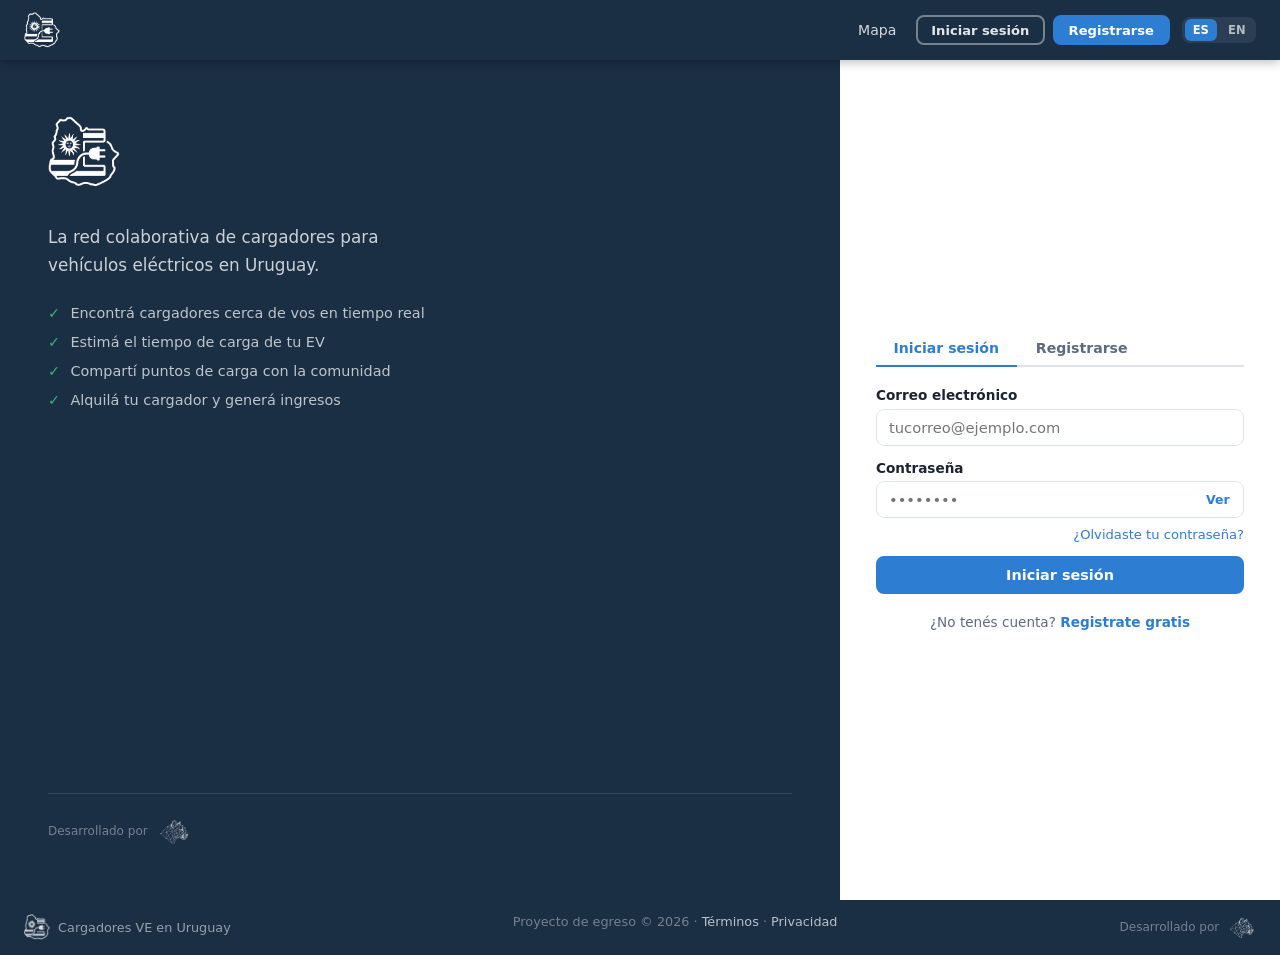
<file: login.html>
<!DOCTYPE html>
<html lang="es">
<head>
  <meta charset="UTF-8">
  <meta name="viewport" content="width=device-width, initial-scale=1.0">
  <link rel="icon"             type="image/x-icon"  href="img/favicon.ico">
  <link rel="icon"             type="image/png"     href="img/favicon-32.png" sizes="32x32">
  <link rel="apple-touch-icon"                      href="img/apple-touch-icon.png">
  <meta name="theme-color"     content="#1A2E44">
  <title>Iniciar sesión — E-Find</title>
  <link rel="stylesheet" href="css/style.css?v=4">
  <meta name="description" content="Accedé a tu cuenta de E-Find para gestionar tus cargadores y reservas.">
  <meta property="og:title"       content="Iniciar sesión — E-Find">
  <meta property="og:description" content="Accedé a tu cuenta de E-Find para gestionar tus cargadores y reservas.">
  <meta property="og:image"       content="https://efindapp.com/img/efind-dark.png">
  <meta property="og:type"        content="website">
  <meta name="twitter:card"       content="summary_large_image">
</head>
<body>
<nav class="navbar" id="navbar"></nav>

<main class="main-content page-enter">
<div class="auth-wrap">

  <!-- Branding -->
  <div class="auth-brand anim-fade-up anim-d1">
    <a href="index.html" style="display:inline-block;margin-bottom:.5rem">
      <img src="img/efind-nav.png" alt="E-Find" class="brand-logo">
    </a>
    <p class="auth-tagline" data-i18n="auth_tagline">La red colaborativa de cargadores para vehículos eléctricos en Uruguay.</p>
    <ul class="auth-features">
      <li data-i18n="auth_feat1">Encontrá cargadores cerca de vos en tiempo real</li>
      <li data-i18n="auth_feat2">Estimá el tiempo de carga de tu EV</li>
      <li data-i18n="auth_feat3">Compartí puntos de carga con la comunidad</li>
      <li data-i18n="auth_feat4">Alquilá tu cargador y generá ingresos</li>
    </ul>
    <div style="margin-top:auto;padding-top:1.5rem;border-top:1px solid rgba(255,255,255,.12);display:flex;align-items:center;gap:.6rem">
      <span style="font-size:.75rem;color:rgba(255,255,255,.4)" data-i18n="footer_dev">Desarrollado por</span>
      <img src="img/arandu-dark.png" alt="Arandú" style="height:26px;opacity:.7">
    </div>
  </div>

  <!-- Panel -->
  <div class="auth-panel anim-fade-up anim-d2">

    <!-- Tabs -->
    <div class="tabs">
      <button class="tab-btn active" data-i18n="nav_login">Iniciar sesión</button>
      <button class="tab-btn" onclick="location.href='registro.html'" data-i18n="nav_registro">Registrarse</button>
    </div>

    <div id="alert-box" role="status" aria-live="polite" style="display:none"></div>

    <form id="login-form" style="display:flex;flex-direction:column;gap:.9rem" novalidate>

      <div class="form-group">
        <label class="form-label" for="email" data-i18n="label_email">Correo electrónico</label>
        <input type="email" id="email" class="form-input"
               placeholder="tucorreo@ejemplo.com"
               autocomplete="email" required>
        <span class="form-error" id="err-email" data-i18n="err_email">Ingresá un email válido.</span>
      </div>

      <div class="form-group">
        <label class="form-label" for="pwd" data-i18n="label_password">Contraseña</label>
        <div class="input-pwd">
          <input type="password" id="pwd" class="form-input"
                 placeholder="••••••••"
                 autocomplete="current-password" required>
          <button type="button" class="pwd-toggle" id="pwd-toggle-btn" onclick="togglePwd('pwd',this)" data-i18n="pwd_ver">Ver</button>
        </div>
        <span class="form-error" id="err-pwd" data-i18n="err_password">Ingresá tu contraseña.</span>
      </div>

      <a href="recuperar.html" style="font-size:.82rem;text-align:right;margin-top:-.35rem"
         data-i18n="login_olvide">¿Olvidaste tu contraseña?</a>

      <button type="submit" class="btn btn--primary btn--full" id="btn-submit" data-i18n="nav_login">
        Iniciar sesión
      </button>
    </form>

    <p style="font-size:.85rem;color:var(--soft);text-align:center">
      <span data-i18n="login_no_account">¿No tenés cuenta?</span>
      <a href="registro.html" style="font-weight:700" data-i18n="login_registrate_gratis">Registrate gratis</a>
    </p>
  </div>
</div>
</main>

<footer class="site-footer" id="footer"></footer>

<script src="js/icons.js"></script>
<script src="js/i18n.js?v=6"></script>
<script src="js/auth.js?v=6"></script>
<script>
/* Redirigir si ya está logueado */
if (Auth.get()) location.href = 'index.html';

function togglePwd(id, btn) {
  const i = document.getElementById(id);
  i.type = i.type === 'password' ? 'text' : 'password';
  btn.textContent = i.type === 'password' ? I18N.t('pwd_ver') : I18N.t('pwd_ocultar');
}

function mostrarAlert(msg, tipo) { showAlert('alert-box', msg, tipo); }

document.getElementById('login-form').addEventListener('submit', e => {
  e.preventDefault();
  const email = document.getElementById('email').value.trim();
  const pwd   = document.getElementById('pwd').value;
  let ok = true;

  // Validación básica
  if (!email || !/\S+@\S+\.\S+/.test(email)) {
    document.getElementById('err-email').classList.add('show');
    document.getElementById('email').classList.add('error');
    ok = false;
  } else {
    document.getElementById('err-email').classList.remove('show');
    document.getElementById('email').classList.remove('error');
  }
  if (!pwd) {
    document.getElementById('err-pwd').classList.add('show');
    ok = false;
  } else {
    document.getElementById('err-pwd').classList.remove('show');
  }
  if (!ok) return;

  const btn = document.getElementById('btn-submit');
  btn.disabled = true;
  btn.innerHTML = '<span class="spinner"></span> Ingresando…';

  apiFetch('/api/login.php', 'POST', { email, password: pwd })
  .then(json => {
    if (json.ok) {
      localStorage.setItem(Auth.KEY, JSON.stringify(json.data));
      mostrarAlert('✓ ' + I18N.t('login_success'), 'success');
      setTimeout(() => {
        const dest = sessionStorage.getItem('redirect_after_login') || 'index.html';
        sessionStorage.removeItem('redirect_after_login');
        location.href = dest;
      }, 700);
    } else {
      mostrarAlert('✗ ' + (json.error || I18N.t('login_error_credenciales')));
      btn.disabled = false;
      btn.textContent = I18N.t('nav_login');
    }
  })
  .catch(() => {
    mostrarAlert('✗ ' + I18N.t('login_error_conexion'));
    btn.disabled = false;
    btn.textContent = I18N.t('nav_login');
  });
});
</script>
</body>
</html>
</file>
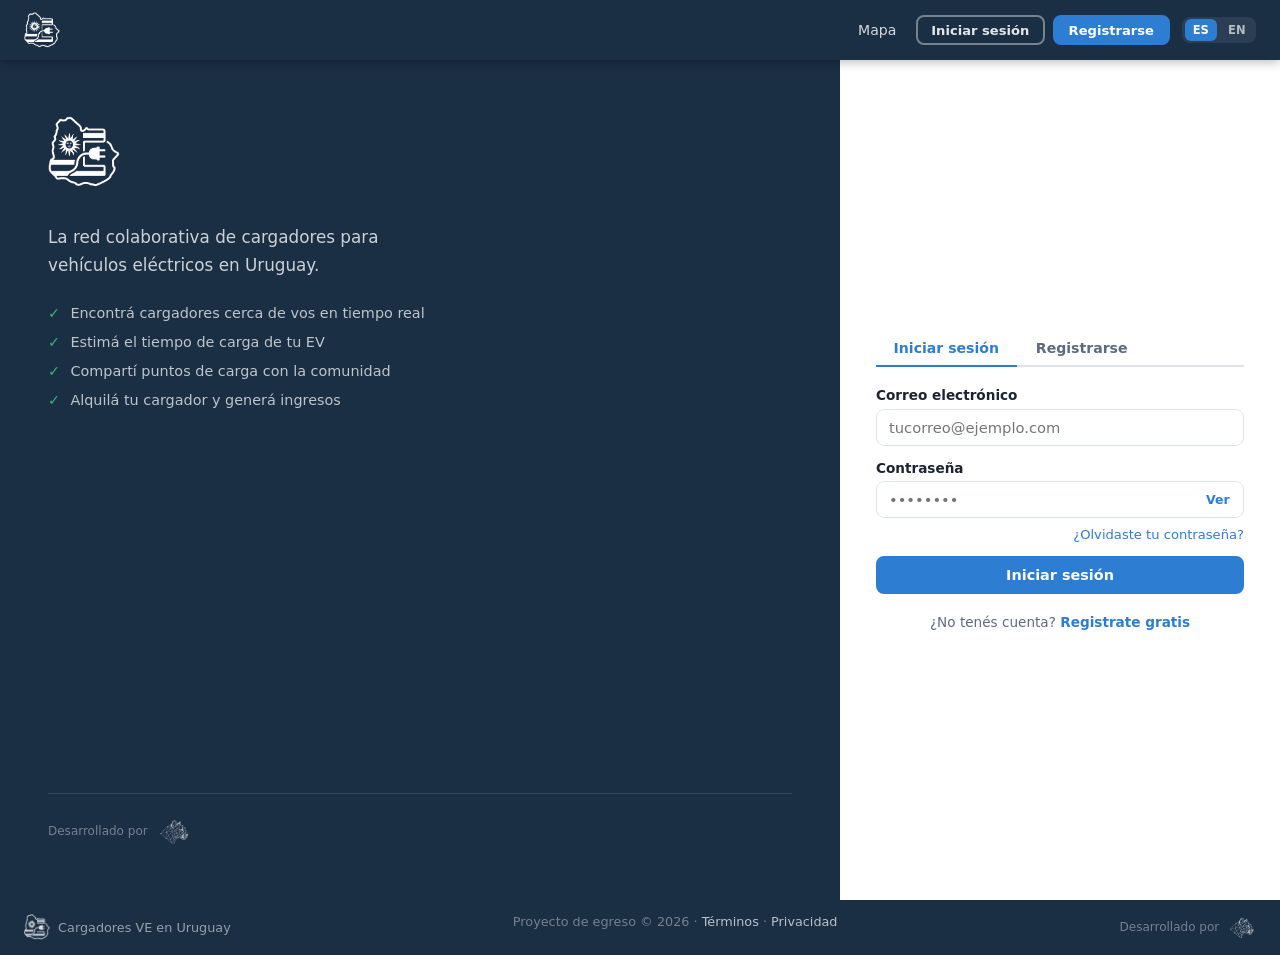
<file: perfil.html>
<!DOCTYPE html>
<html lang="es">
<head>
  <meta charset="UTF-8">
  <meta name="viewport" content="width=device-width, initial-scale=1.0">
  <link rel="icon"             type="image/x-icon"  href="img/favicon.ico">
  <link rel="icon"             type="image/png"     href="img/favicon-32.png" sizes="32x32">
  <link rel="apple-touch-icon"                      href="img/apple-touch-icon.png">
  <meta name="theme-color"     content="#1A2E44">
  <meta name="robots" content="noindex">
  <title>Mi perfil — E-Find</title>
  <link rel="stylesheet" href="css/style.css?v=4">
  <meta name="description" content="Gestioná tu perfil, vehículos, cargadores e historial de recargas en E-Find.">
  <meta property="og:title"       content="Mi perfil — E-Find">
  <meta property="og:description" content="Gestioná tu perfil, vehículos, cargadores e historial de recargas en E-Find.">
  <meta property="og:image"       content="https://efindapp.com/img/efind-dark.png">
  <meta property="og:type"        content="website">
  <meta name="twitter:card"       content="summary_large_image">
</head>
<body>
<nav class="navbar" id="navbar"></nav>
<main class="main-content page-enter">
<div class="container">
  <h1 data-i18n="nav_perfil" style="font-size:1.35rem;font-weight:900;color:var(--nav);margin-bottom:1.5rem">Mi perfil</h1>

  <div style="display:flex;gap:1.5rem;flex-wrap:wrap;align-items:flex-start">

    <!-- Avatar sidebar -->
    <div class="card" style="width:200px;flex-shrink:0;text-align:center;padding:1.5rem 1rem">
      <div style="width:70px;height:70px;border-radius:50%;background:var(--accent);
                  display:flex;align-items:center;justify-content:center;
                  font-size:2rem;font-weight:900;color:#fff;margin:0 auto .75rem">
        <span id="avatar-big"></span>
      </div>
      <div id="user-nombre" style="font-weight:800;font-size:1rem;color:var(--nav)"></div>
      <div id="user-rol" style="font-size:.8rem;color:var(--soft);margin-top:.2rem"></div>
      <div id="user-stars-sidebar" style="margin-top:.5rem;font-size:.85rem"></div>
      <hr class="divider">
      <button class="btn btn--warn btn--sm btn--full" onclick="logout()"><span data-icon="logout" data-size="14"></span> <span data-i18n="nav_logout">Cerrar sesión</span></button>
    </div>

    <!-- Contenido principal -->
    <div style="flex:1;min-width:280px">
      <div class="tabs" id="tabs">
        <button class="tab-btn active" onclick="switchTab(0,this)">Perfil</button>
        <button class="tab-btn" onclick="switchTab(1,this)">Mis vehículos</button>
        <button class="tab-btn" onclick="switchTab(2,this)">Mis cargadores</button>
        <button class="tab-btn" onclick="switchTab(3,this)">Historial</button>
        <button class="tab-btn" onclick="switchTab(4,this)">Calificaciones</button>
      </div>

      <!-- TAB 4: Calificaciones -->
      <div class="tab-panel" id="tab-4">
        <div class="card">
          <div class="card__title">Mi reputación</div>
          <div id="rating-summary-block"></div>
          <div id="calificaciones-list"></div>
        </div>
      </div>

      <!-- TAB 0: Perfil -->
      <div class="tab-panel active" id="tab-0">
        <div class="card">
          <div class="card__title">Datos personales</div>
          <dl style="display:grid;grid-template-columns:140px 1fr;gap:.5rem .5rem;font-size:.9rem">
            <dt style="color:var(--soft)">Nombre</dt>      <dd id="p-nombre" style="font-weight:600"></dd>
            <dt style="color:var(--soft)">Email</dt>       <dd id="p-email"  style="font-weight:600"></dd>
            <dt style="color:var(--soft)">CI / RUT</dt>    <dd id="p-ci"     style="font-weight:600"></dd>
            <dt style="color:var(--soft)">Rol</dt>         <dd id="p-rol"    style="font-weight:600"></dd>
            <dt style="color:var(--soft);display:none" id="lbl-emp">Empresa</dt><dd id="p-emp" style="font-weight:600;display:none"></dd>
          </dl>
        </div>
      </div>

      <!-- TAB 1: Vehículos -->
      <div class="tab-panel" id="tab-1">
        <div class="card" style="margin-bottom:1rem">
          <div class="card__title">Mis vehículos</div>
          <div id="lista-vehiculos"></div>
        </div>
        <div class="card">
          <div class="card__title">+ Agregar vehículo</div>
          <div style="display:flex;flex-direction:column;gap:.7rem" id="form-vehiculo">
            <div style="display:grid;grid-template-columns:1fr 1fr;gap:.7rem">
              <div class="form-group">
                <label class="form-label" for="v-marca">Marca</label>
                <input type="text" id="v-marca" class="form-input" placeholder="Tesla">
              </div>
              <div class="form-group">
                <label class="form-label" for="v-modelo">Modelo</label>
                <input type="text" id="v-modelo" class="form-input" placeholder="Model 3">
              </div>
            </div>
            <div style="display:grid;grid-template-columns:1fr 1fr;gap:.7rem">
              <div class="form-group">
                <label class="form-label" for="v-cap">Capacidad (kWh)</label>
                <input type="number" id="v-cap" class="form-input" placeholder="60" min="5" max="200" step="0.5">
              </div>
              <div class="form-group">
                <label class="form-label" for="v-conector">Tipo de conector</label>
                <select id="v-conector" class="form-select">
                  <option>Type 2</option><option>CCS2</option>
                  <option>CHAdeMO</option><option>Schuko</option>
                  <option>GB/T AC</option><option>GB/T DC</option>
                </select>
              </div>
            </div>
            <button class="btn btn--primary btn--sm" onclick="agregarVehiculo()">Guardar vehículo</button>
            <div id="alert-vehiculos" role="status" aria-live="polite" style="display:none"></div>
          </div>
        </div>
      </div>

      <!-- TAB 2: Mis cargadores -->
      <div class="tab-panel" id="tab-2">
        <div class="card">
          <div class="card__title">Mis puntos de carga</div>
          <div id="lista-mis-cargadores"></div>
          <a href="agregar.html" class="btn btn--green btn--sm" style="margin-top:.75rem">+ Agregar cargador</a>
        </div>
      </div>

      <!-- TAB 3: Historial -->
      <div class="tab-panel" id="tab-3">
        <div class="card">
          <div class="card__title">Mis transacciones</div>
          <div id="lista-trans"></div>
        </div>
      </div>
    </div>
  </div>
</div>
</main>
<footer class="site-footer" id="footer"></footer>

<script src="js/mock-data.js"></script>
<script src="js/icons.js"></script>
<script src="js/i18n.js?v=6"></script>
<script src="js/auth.js?v=6"></script>
<script>
requireAuth();
const U = Auth.get();

/* La sesión real (api/login.php) solo trae id/nombre/email/rol_id — el resto
   (ci_rut, empresa, calificaciones) todavía no lo persiste el backend
   (ver registro.html: hoy no envía ci/empresa a la API). Se completa acá
   con valores derivados o "—" en vez de dejar campos en blanco/undefined. */
const ROLES_POR_ID = { 1: 'Administrador', 2: 'Usuario Particular', 3: 'Propietario', 4: 'Moderador' };
const rolLabel = ROLES_POR_ID[U.rol_id] || { particular:'Usuario Particular', empresa:'Empresa', moderador:'Moderador', admin:'Administrador' }[U.rol] || '—';
const avatar   = U.avatar || (U.nombre ? U.nombre.trim()[0].toUpperCase() : '?');

/* Sidebar */
document.getElementById('avatar-big').textContent = avatar;
document.getElementById('user-nombre').textContent = U.nombre;
document.getElementById('user-rol').textContent = rolLabel;

/* Tab perfil */
document.getElementById('p-nombre').textContent = U.nombre;
document.getElementById('p-email').textContent  = U.email || '—';
document.getElementById('p-ci').textContent     = U.ci_rut || '—';
document.getElementById('p-rol').textContent    = rolLabel;
if (U.empresa) {
  document.getElementById('lbl-emp').style.display = '';
  document.getElementById('p-emp').style.display   = '';
  document.getElementById('p-emp').textContent      = U.empresa;
}

/* Tab Calificaciones + estrellas del sidebar (misma fuente, un solo fetch) */
async function renderCalificaciones() {
  mostrarCargando('calificaciones-list');
  const j = await apiFetch('/api/calificaciones.php').catch(()=>({ok:false}));
  const { promedio=null, total=0, calificaciones=[] } = j.ok ? j.data : {};
  document.getElementById('user-stars-sidebar').innerHTML = renderStars(promedio, total);

  const block = document.getElementById('rating-summary-block');
  const list  = document.getElementById('calificaciones-list');
  if (!total) {
    block.innerHTML = `<div class="empty-state"><div class="empty-state__icon">${ICONS.sun(44)}</div><div class="empty-state__title">Sin calificaciones</div><div class="empty-state__body">Aún no tenés calificaciones de otros usuarios.</div></div>`;
    list.innerHTML = '';
    return;
  }
  block.innerHTML = `<div class="rating-summary">
      <div><div class="rating-big-num">${promedio}</div><div class="rating-big-stars">${solesHTML(Math.round(promedio),26)}</div></div>
      <div><div style="font-weight:600;font-size:.9rem">Calificación promedio</div>
        <div class="rating-big-count">${total} calificación${total!==1?'es':''} recibida${total!==1?'s':''}</div></div>
    </div>`;
  list.innerHTML = calificaciones.map(c => `
    <div class="cal-item">
      <div class="cal-avatar">${escapeHtml(c.de_nombre[0].toUpperCase())}</div>
      <div class="cal-body">
        <div class="cal-header">
          <span class="cal-name">${escapeHtml(c.de_nombre)}</span>
          <span class="cal-stars">${solesHTML(c.puntos,14)}</span>
          <span class="cal-date">${c.fecha}</span>
        </div>
        <div class="cal-tipo">${c.tipo==='propietario_a_cliente'?'Como cliente':'Como propietario'}</div>
        ${c.comentario ? `<div class="cal-text">"${escapeHtml(c.comentario)}"</div>` : ''}
      </div>
    </div>`).join('');
  I18N.apply(false);
}
renderCalificaciones();

/* Tabs */
function switchTab(n, btn) {
  document.querySelectorAll('.tab-panel').forEach(p => p.classList.remove('active'));
  document.getElementById('tab-' + n).classList.add('active');
  document.querySelectorAll('.tab-btn').forEach(b => b.classList.remove('active'));
  btn.classList.add('active');
  if (n===1) renderVehiculos();
  if (n===2) renderMisCargadores();
  if (n===3) renderHistorial();
}

/* Vehículos */
async function renderVehiculos() {
  const el = document.getElementById('lista-vehiculos');
  mostrarCargando('lista-vehiculos');
  try {
    const json = await apiFetch('/api/vehiculos.php');
    const vehs = json.ok ? json.data : [];
    el.innerHTML = vehs.length ? `
      <table class="data-table">
        <thead><tr><th>Marca</th><th>Modelo</th><th>Capacidad</th><th>Conector</th><th></th></tr></thead>
        <tbody>
          ${vehs.map(v=>`
          <tr>
            <td>${escapeHtml(v.marca)}</td><td>${escapeHtml(v.modelo)}</td>
            <td>${v.capacidad_kwh} kWh</td>
            <td>${escapeHtml(v.tipo_conector)}</td>
            <td><button class="btn btn--ghost btn--sm" onclick="eliminarVehiculo(${v.id})" aria-label="Eliminar vehículo">${ICONS.x(14)}</button></td>
          </tr>`).join('')}
        </tbody>
      </table>` : '<p style="font-size:.88rem;color:var(--soft)">No tenés vehículos registrados.</p>';
  } catch {
    el.innerHTML = '<p style="font-size:.88rem;color:var(--warn)">Error al cargar tus vehículos.</p>';
  }
  I18N.apply(false);
}

async function agregarVehiculo() {
  const marca  = document.getElementById('v-marca').value.trim();
  const modelo = document.getElementById('v-modelo').value.trim();
  const cap    = +document.getElementById('v-cap').value;
  const tipo_conector = document.getElementById('v-conector').value;
  if (!marca || !modelo || !cap) { showAlert('alert-vehiculos', 'Completá todos los campos.', 'warn', 4000); return; }

  try {
    const json = await apiFetch('/api/vehiculos.php', 'POST', { marca, modelo, capacidad_kwh: cap, tipo_conector });
    if (!json.ok) { showAlert('alert-vehiculos', json.error || 'No se pudo guardar el vehículo.', 'error', 5000); return; }
    document.getElementById('v-marca').value  = '';
    document.getElementById('v-modelo').value = '';
    document.getElementById('v-cap').value    = '';
    showAlert('alert-vehiculos', '✓ Vehículo agregado.', 'success', 3000);
    renderVehiculos();
  } catch {
    showAlert('alert-vehiculos', 'Error de conexión con el servidor.', 'error', 5000);
  }
}

async function eliminarVehiculo(id) {
  const ok = await confirmar('Se va a dar de baja este vehículo de tu perfil.',
                             { titulo: 'Eliminar vehículo', aceptar: 'Eliminar', peligro: true });
  if (!ok) return;
  try {
    const json = await apiFetch(`/api/vehiculos.php?id=${id}`, 'DELETE');
    if (!json.ok) { showAlert('alert-vehiculos', json.error || 'No se pudo eliminar.', 'error', 5000); return; }
    showAlert('alert-vehiculos', '✓ Vehículo eliminado.', 'success', 3000);
    renderVehiculos();
  } catch {
    showAlert('alert-vehiculos', 'Error de conexión con el servidor.', 'error', 5000);
  }
}

/* Mis cargadores */
async function renderMisCargadores() {
  const el = document.getElementById('lista-mis-cargadores');
  const badgeMap = {disponible:'badge-green',ocupado:'badge-orange',sin_servicio:'badge-gray'};
  mostrarCargando('lista-mis-cargadores');
  const lista = await apiFetch('/api/estaciones.php').then(j=>j.ok?j.data.filter(c=>c.propietario_id===U.id):[]).catch(()=>[]);
  el.innerHTML = lista.length ? `
    <table class="data-table">
      <thead><tr><th>Nombre</th><th>Estado</th><th>Potencia</th><th></th></tr></thead>
      <tbody>
        ${lista.map(c=>`<tr>
          <td>${escapeHtml(c.nombre)}</td>
          <td><span class="badge ${badgeMap[c.estado]}">${c.estado}</span></td>
          <td>${c.conectores.length ? Math.max(...c.conectores.map(x=>x.potencia)) : '—'} kW</td>
          <td><a href="cargador.html?id=${c.id}" class="btn btn--ghost btn--sm">Ver</a></td>
        </tr>`).join('')}
      </tbody>
    </table>` : '<p style="font-size:.88rem;color:var(--soft)">No tenés cargadores registrados.</p>';
  I18N.apply(false);
}

/* Historial */
async function renderHistorial() {
  const el = document.getElementById('lista-trans');
  mostrarCargando('lista-trans');
  const trans = await apiFetch('/api/reservas.php').then(j=>j.ok?j.data:[]).catch(()=>[]);
  el.innerHTML = trans.length ? `
    <table class="data-table">
      <thead><tr><th>Recibo</th><th>Cargador</th><th>kWh</th><th>Total</th><th>Fecha</th></tr></thead>
      <tbody>
        ${trans.map(t=>`<tr>
            <td style="font-family:monospace;font-size:.8rem">${escapeHtml(t.recibo)}</td>
            <td>${escapeHtml(t.cargador_nombre)||'—'}</td>
            <td>${t.kwh||'—'}</td>
            <td>${t.monto_total>0?'$'+t.monto_total+' UYU':'Gratis'}</td>
            <td>${t.fecha}</td>
          </tr>`).join('')}
      </tbody>
    </table>` : `<div class="empty-state">
        <div class="empty-state__icon">${ICONS.clock(44)}</div>
        <div class="empty-state__title">Sin historial</div>
        <div class="empty-state__body">Tus recargas aparecerán acá una vez que realices tu primera reserva.</div>
      </div>`;
  I18N.apply(false);
}

function logout() {
  Auth.logout();
  location.href = 'index.html';
}
</script>
</body>
</html>
</file>
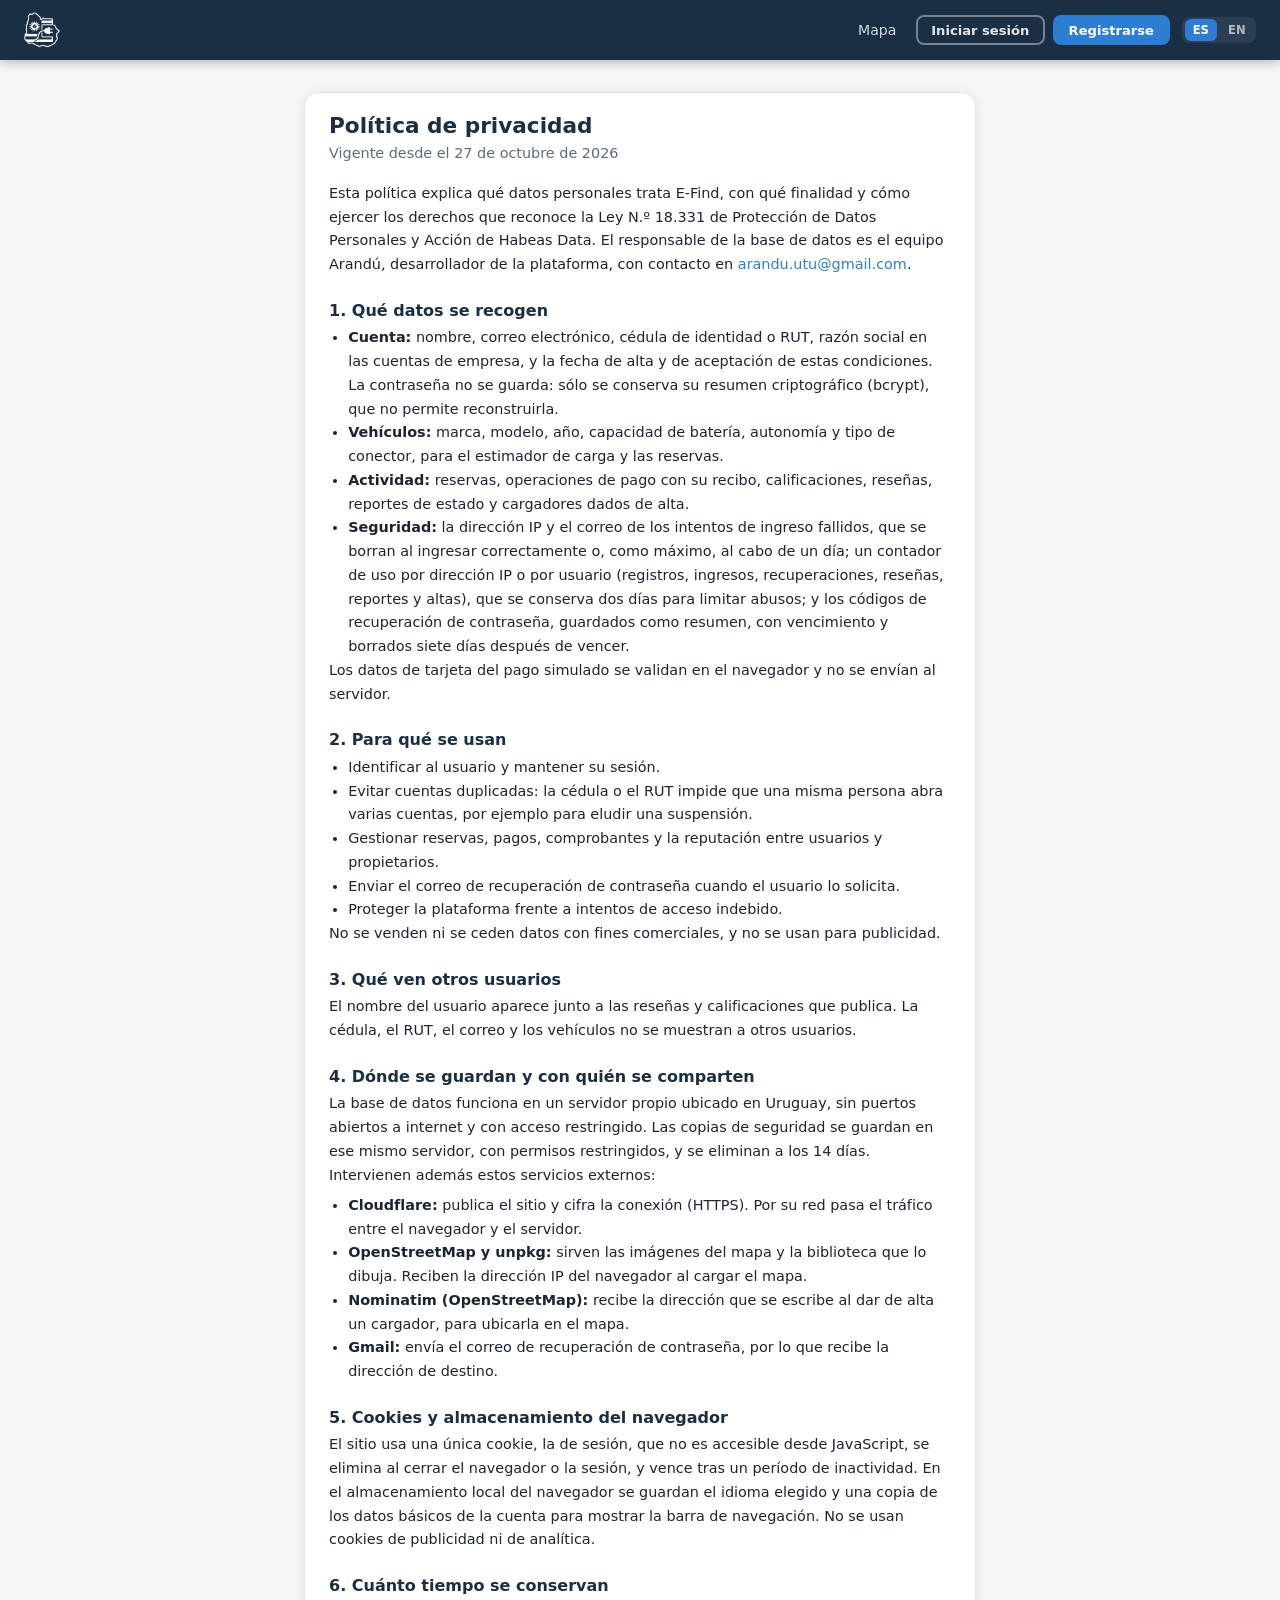
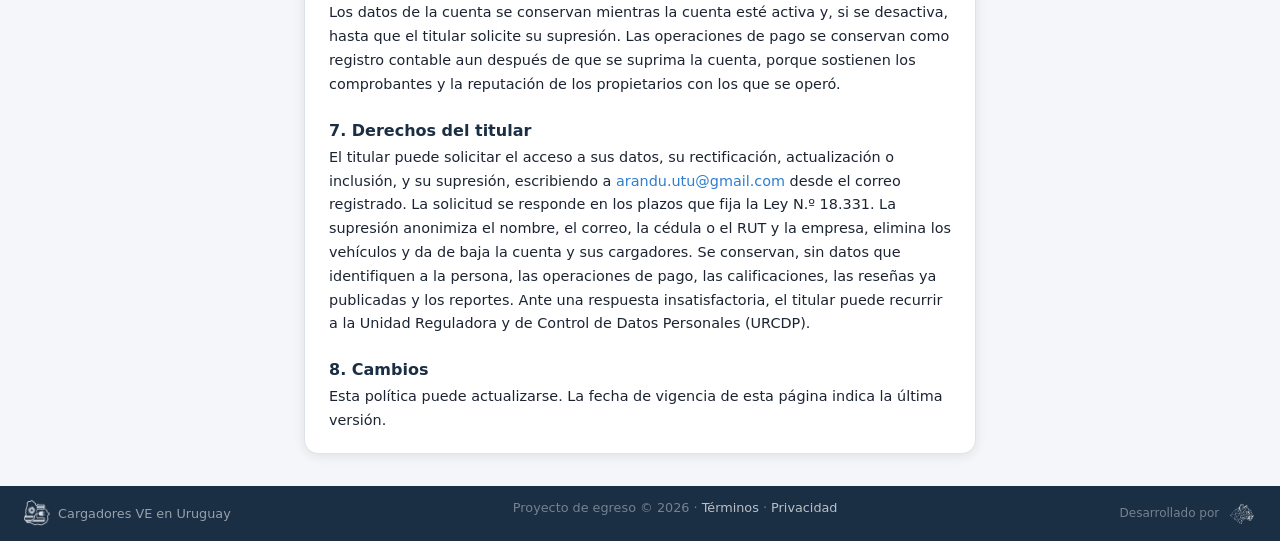
<file: privacidad.html>
<!DOCTYPE html>
<html lang="es">
<head>
  <meta charset="UTF-8">
  <meta name="viewport" content="width=device-width, initial-scale=1.0">
  <link rel="icon"             type="image/x-icon"  href="img/favicon.ico">
  <link rel="icon"             type="image/png"     href="img/favicon-32.png" sizes="32x32">
  <link rel="apple-touch-icon"                      href="img/apple-touch-icon.png">
  <meta name="theme-color"     content="#1A2E44">
  <title>Política de privacidad — E-Find</title>
  <link rel="stylesheet" href="css/style.css?v=4">
  <meta name="description" content="Qué datos personales trata E-Find, para qué, con quién se comparten y cómo ejercer los derechos de la Ley N.º 18.331.">
</head>
<body>
<nav class="navbar" id="navbar"></nav>

<main class="main-content page-enter">
<div class="container-sm">
<article class="card legal">
  <h1>Política de privacidad</h1>
  <p class="legal-fecha">Vigente desde el 27 de octubre de 2026</p>

  <p>Esta política explica qué datos personales trata E-Find, con qué finalidad y cómo ejercer los derechos que reconoce la Ley N.º 18.331 de Protección de Datos Personales y Acción de Habeas Data. El responsable de la base de datos es el equipo Arandú, desarrollador de la plataforma, con contacto en <a href="mailto:arandu.utu@gmail.com">arandu.utu@gmail.com</a>.</p>

  <h2>1. Qué datos se recogen</h2>
  <ul>
    <li><strong>Cuenta:</strong> nombre, correo electrónico, cédula de identidad o RUT, razón social en las cuentas de empresa, y la fecha de alta y de aceptación de estas condiciones. La contraseña no se guarda: sólo se conserva su resumen criptográfico (bcrypt), que no permite reconstruirla.</li>
    <li><strong>Vehículos:</strong> marca, modelo, año, capacidad de batería, autonomía y tipo de conector, para el estimador de carga y las reservas.</li>
    <li><strong>Actividad:</strong> reservas, operaciones de pago con su recibo, calificaciones, reseñas, reportes de estado y cargadores dados de alta.</li>
    <li><strong>Seguridad:</strong> la dirección IP y el correo de los intentos de ingreso fallidos, que se borran al ingresar correctamente o, como máximo, al cabo de un día; un contador de uso por dirección IP o por usuario (registros, ingresos, recuperaciones, reseñas, reportes y altas), que se conserva dos días para limitar abusos; y los códigos de recuperación de contraseña, guardados como resumen, con vencimiento y borrados siete días después de vencer.</li>
  </ul>
  <p>Los datos de tarjeta del pago simulado se validan en el navegador y no se envían al servidor.</p>

  <h2>2. Para qué se usan</h2>
  <ul>
    <li>Identificar al usuario y mantener su sesión.</li>
    <li>Evitar cuentas duplicadas: la cédula o el RUT impide que una misma persona abra varias cuentas, por ejemplo para eludir una suspensión.</li>
    <li>Gestionar reservas, pagos, comprobantes y la reputación entre usuarios y propietarios.</li>
    <li>Enviar el correo de recuperación de contraseña cuando el usuario lo solicita.</li>
    <li>Proteger la plataforma frente a intentos de acceso indebido.</li>
  </ul>
  <p>No se venden ni se ceden datos con fines comerciales, y no se usan para publicidad.</p>

  <h2>3. Qué ven otros usuarios</h2>
  <p>El nombre del usuario aparece junto a las reseñas y calificaciones que publica. La cédula, el RUT, el correo y los vehículos no se muestran a otros usuarios.</p>

  <h2>4. Dónde se guardan y con quién se comparten</h2>
  <p>La base de datos funciona en un servidor propio ubicado en Uruguay, sin puertos abiertos a internet y con acceso restringido. Las copias de seguridad se guardan en ese mismo servidor, con permisos restringidos, y se eliminan a los 14 días. Intervienen además estos servicios externos:</p>
  <ul>
    <li><strong>Cloudflare:</strong> publica el sitio y cifra la conexión (HTTPS). Por su red pasa el tráfico entre el navegador y el servidor.</li>
    <li><strong>OpenStreetMap y unpkg:</strong> sirven las imágenes del mapa y la biblioteca que lo dibuja. Reciben la dirección IP del navegador al cargar el mapa.</li>
    <li><strong>Nominatim (OpenStreetMap):</strong> recibe la dirección que se escribe al dar de alta un cargador, para ubicarla en el mapa.</li>
    <li><strong>Gmail:</strong> envía el correo de recuperación de contraseña, por lo que recibe la dirección de destino.</li>
  </ul>

  <h2>5. Cookies y almacenamiento del navegador</h2>
  <p>El sitio usa una única cookie, la de sesión, que no es accesible desde JavaScript, se elimina al cerrar el navegador o la sesión, y vence tras un período de inactividad. En el almacenamiento local del navegador se guardan el idioma elegido y una copia de los datos básicos de la cuenta para mostrar la barra de navegación. No se usan cookies de publicidad ni de analítica.</p>

  <h2>6. Cuánto tiempo se conservan</h2>
  <p>Los datos de la cuenta se conservan mientras la cuenta esté activa y, si se desactiva, hasta que el titular solicite su supresión. Las operaciones de pago se conservan como registro contable aun después de que se suprima la cuenta, porque sostienen los comprobantes y la reputación de los propietarios con los que se operó.</p>

  <h2>7. Derechos del titular</h2>
  <p>El titular puede solicitar el acceso a sus datos, su rectificación, actualización o inclusión, y su supresión, escribiendo a <a href="mailto:arandu.utu@gmail.com">arandu.utu@gmail.com</a> desde el correo registrado. La solicitud se responde en los plazos que fija la Ley N.º 18.331. La supresión anonimiza el nombre, el correo, la cédula o el RUT y la empresa, elimina los vehículos y da de baja la cuenta y sus cargadores. Se conservan, sin datos que identifiquen a la persona, las operaciones de pago, las calificaciones, las reseñas ya publicadas y los reportes. Ante una respuesta insatisfactoria, el titular puede recurrir a la Unidad Reguladora y de Control de Datos Personales (URCDP).</p>

  <h2>8. Cambios</h2>
  <p>Esta política puede actualizarse. La fecha de vigencia de esta página indica la última versión.</p>
</article>
</div>
</main>

<footer class="site-footer" id="footer"></footer>

<script src="js/icons.js"></script>
<script src="js/i18n.js?v=6"></script>
<script src="js/auth.js?v=6"></script>
</body>
</html>
</file>
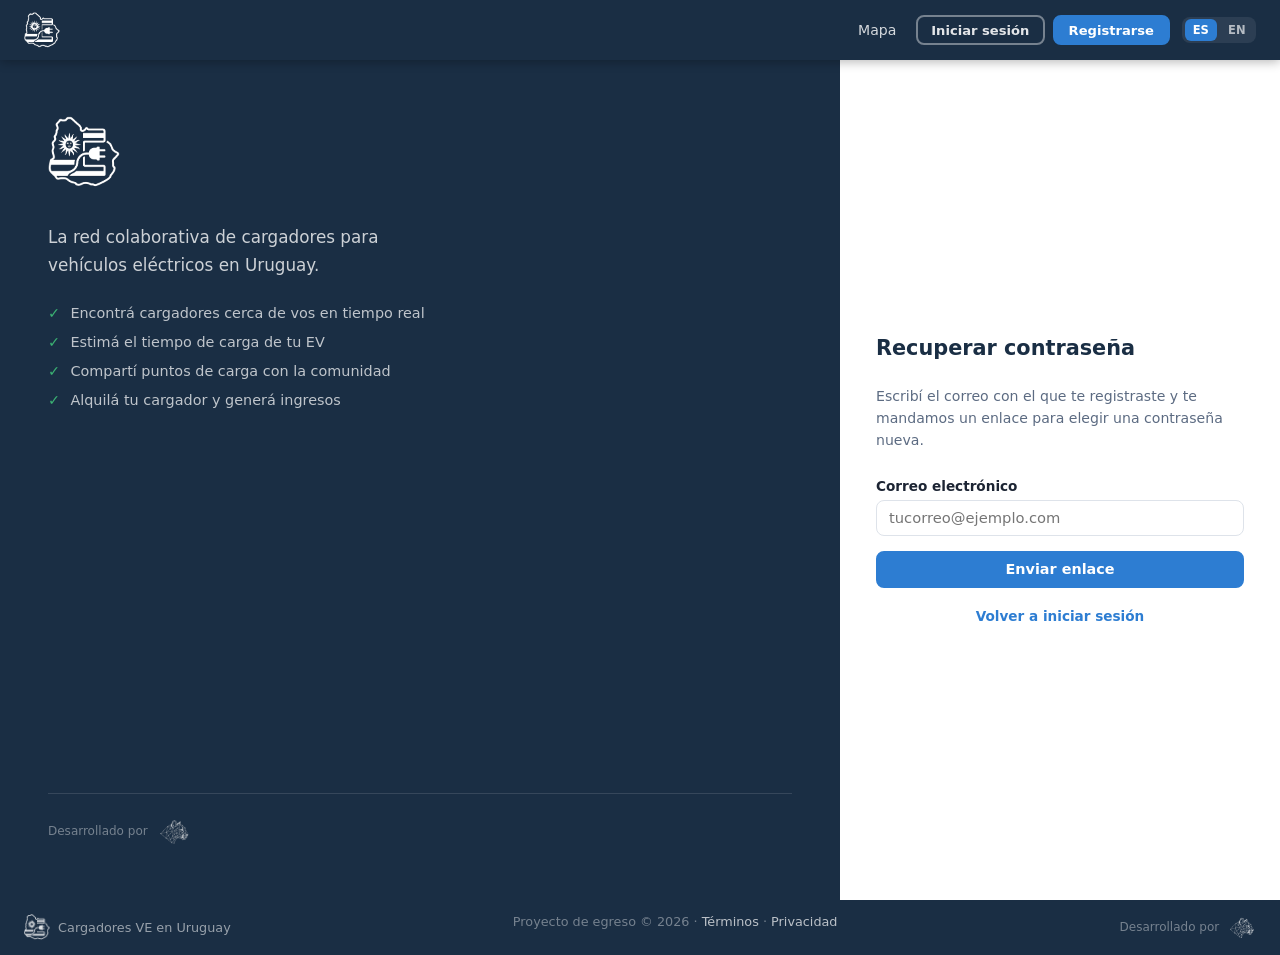
<file: recuperar.html>
<!DOCTYPE html>
<html lang="es">
<head>
  <meta charset="UTF-8">
  <meta name="viewport" content="width=device-width, initial-scale=1.0">
  <link rel="icon"             type="image/x-icon"  href="img/favicon.ico">
  <link rel="icon"             type="image/png"     href="img/favicon-32.png" sizes="32x32">
  <link rel="apple-touch-icon"                      href="img/apple-touch-icon.png">
  <meta name="theme-color"     content="#1A2E44">
  <title>Recuperar contraseña — E-Find</title>
  <link rel="stylesheet" href="css/style.css?v=4">
  <meta name="description" content="Recuperá el acceso a tu cuenta de E-Find.">
  <meta property="og:title"       content="Recuperar contraseña — E-Find">
  <meta property="og:description" content="Recuperá el acceso a tu cuenta de E-Find.">
  <meta property="og:image"       content="https://efindapp.com/img/efind-dark.png">
  <meta property="og:type"        content="website">
  <meta name="twitter:card"       content="summary_large_image">
</head>
<body>
<nav class="navbar" id="navbar"></nav>

<main class="main-content page-enter">
<div class="auth-wrap">

  <!-- Branding -->
  <div class="auth-brand anim-fade-up anim-d1">
    <a href="index.html" style="display:inline-block;margin-bottom:.5rem">
      <img src="img/efind-nav.png" alt="E-Find" class="brand-logo">
    </a>
    <p class="auth-tagline" data-i18n="auth_tagline">La red colaborativa de cargadores para vehículos eléctricos en Uruguay.</p>
    <ul class="auth-features">
      <li data-i18n="auth_feat1">Encontrá cargadores cerca de vos en tiempo real</li>
      <li data-i18n="auth_feat2">Estimá el tiempo de carga de tu EV</li>
      <li data-i18n="auth_feat3">Compartí puntos de carga con la comunidad</li>
      <li data-i18n="auth_feat4">Alquilá tu cargador y generá ingresos</li>
    </ul>
    <div style="margin-top:auto;padding-top:1.5rem;border-top:1px solid rgba(255,255,255,.12);display:flex;align-items:center;gap:.6rem">
      <span style="font-size:.75rem;color:rgba(255,255,255,.4)" data-i18n="footer_dev">Desarrollado por</span>
      <img src="img/arandu-dark.png" alt="Arandú" style="height:26px;opacity:.7">
    </div>
  </div>

  <!-- Panel -->
  <div class="auth-panel anim-fade-up anim-d2">

    <h1 class="admin-title" style="margin-bottom:.4rem">Recuperar contraseña</h1>
    <p style="font-size:.88rem;color:var(--soft);line-height:1.55;margin-bottom:.4rem">
      Escribí el correo con el que te registraste y te mandamos un enlace para elegir una contraseña nueva.
    </p>

    <div id="alert-box" role="status" aria-live="polite" style="display:none"></div>

    <form id="rec-form" style="display:flex;flex-direction:column;gap:.9rem" novalidate>
      <div class="form-group">
        <label class="form-label" for="email">Correo electrónico</label>
        <input type="email" id="email" class="form-input"
               placeholder="tucorreo@ejemplo.com" autocomplete="email" required>
        <span class="form-error" id="err-email">Ingresá un email válido.</span>
      </div>

      <button type="submit" class="btn btn--primary btn--full" id="btn-enviar">
        Enviar enlace
      </button>
    </form>

    <p style="font-size:.85rem;color:var(--soft);text-align:center">
      <a href="login.html" style="font-weight:700">Volver a iniciar sesión</a>
    </p>
  </div>
</div>
</main>

<footer class="site-footer" id="footer"></footer>

<script src="js/icons.js"></script>
<script src="js/i18n.js?v=6"></script>
<script src="js/auth.js?v=6"></script>
<script>
if (Auth.get()) location.href = 'index.html';

document.getElementById('rec-form').addEventListener('submit', async e => {
  e.preventDefault();
  const email = document.getElementById('email').value.trim();
  const err   = document.getElementById('err-email');

  if (!/\S+@\S+\.\S+/.test(email)) {
    err.classList.add('show');
    document.getElementById('email').classList.add('error');
    return;
  }
  err.classList.remove('show');
  document.getElementById('email').classList.remove('error');

  const btn = document.getElementById('btn-enviar');
  btn.disabled = true;
  btn.innerHTML = '<span class="spinner"></span> Enviando…';

  const json = await apiFetch('/api/recuperar.php', 'POST', { email })
                     .catch(() => ({ ok: false, error: 'Error de conexión con el servidor.' }));

  btn.disabled = false;
  btn.textContent = I18N.autoT('Enviar enlace');

  if (json.ok) {
    /* Mensaje deliberadamente ambiguo: no confirma si el correo existe. */
    document.getElementById('rec-form').style.display = 'none';
    showAlert('alert-box', '✓ ' + json.data.mensaje, 'success');
  } else {
    showAlert('alert-box', '✗ ' + (json.error || 'No se pudo procesar el pedido.'), 'error');
  }
  I18N.apply(false);
});
</script>
</body>
</html>
</file>
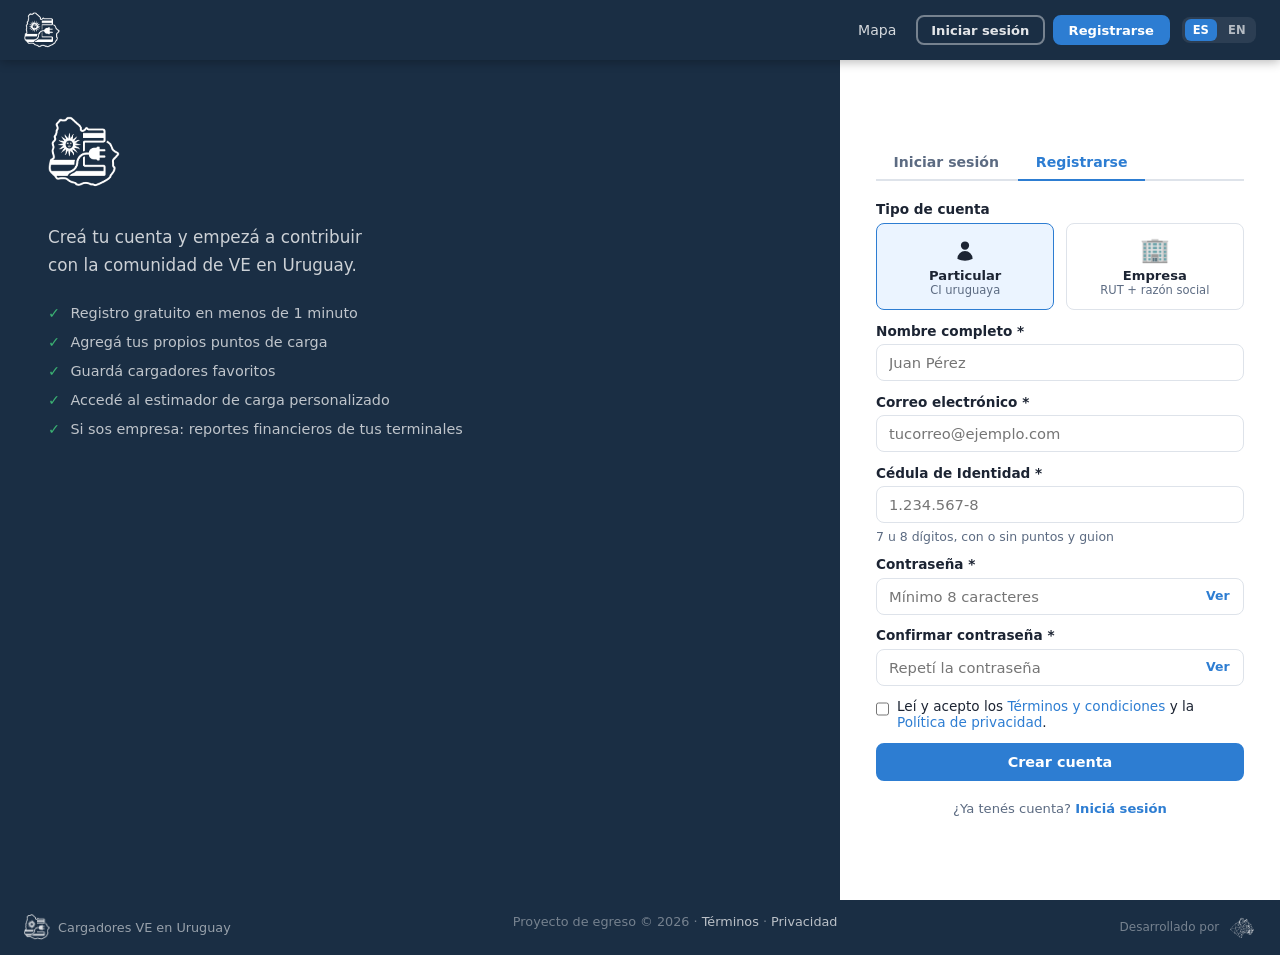
<file: registro.html>
<!DOCTYPE html>
<html lang="es">
<head>
  <meta charset="UTF-8">
  <meta name="viewport" content="width=device-width, initial-scale=1.0">
  <link rel="icon"             type="image/x-icon"  href="img/favicon.ico">
  <link rel="icon"             type="image/png"     href="img/favicon-32.png" sizes="32x32">
  <link rel="apple-touch-icon"                      href="img/apple-touch-icon.png">
  <meta name="theme-color"     content="#1A2E44">
  <title>Registrarse — E-Find</title>
  <link rel="stylesheet" href="css/style.css?v=4">
  <meta name="description" content="Creá tu cuenta en E-Find y empezá a compartir o encontrar cargadores para VE en Uruguay.">
  <meta property="og:title"       content="Registrarse — E-Find">
  <meta property="og:description" content="Creá tu cuenta en E-Find y empezá a compartir o encontrar cargadores para VE en Uruguay.">
  <meta property="og:image"       content="https://efindapp.com/img/efind-dark.png">
  <meta property="og:type"        content="website">
  <meta name="twitter:card"       content="summary_large_image">
</head>
<body>
<nav class="navbar" id="navbar"></nav>

<main class="main-content page-enter">
<div class="auth-wrap">

  <div class="auth-brand anim-fade-up anim-d1">
    <a href="index.html" style="display:inline-block;margin-bottom:.5rem"><img src="img/efind-nav.png" alt="E-Find" class="brand-logo"></a>
    <p class="auth-tagline">Creá tu cuenta y empezá a contribuir con la comunidad de VE en Uruguay.</p>
    <ul class="auth-features">
      <li>Registro gratuito en menos de 1 minuto</li>
      <li>Agregá tus propios puntos de carga</li>
      <li>Guardá cargadores favoritos</li>
      <li>Accedé al estimador de carga personalizado</li>
      <li>Si sos empresa: reportes financieros de tus terminales</li>
    </ul>
  </div>

  <div class="auth-panel" style="overflow-y:auto;max-height:100vh">

    <div class="tabs">
      <button class="tab-btn" onclick="location.href='login.html'">Iniciar sesión</button>
      <button class="tab-btn active">Registrarse</button>
    </div>

    <div id="alert-box" role="status" aria-live="polite" style="display:none"></div>

    <form id="reg-form" style="display:flex;flex-direction:column;gap:.8rem" novalidate>

      <!-- Tipo de cuenta -->
      <div class="form-group">
        <span class="form-label" id="lbl-rol">Tipo de cuenta</span>
        <div class="rol-grid" role="radiogroup" aria-labelledby="lbl-rol">
          <label class="rol-card selected" id="card-particular">
            <input type="radio" name="rol" value="particular" checked>
            <div class="rol-icon"><span data-icon="user" data-size="22"></span></div>
            <div class="rol-name">Particular</div>
            <div class="rol-detail">CI uruguaya</div>
          </label>
          <label class="rol-card" id="card-empresa">
            <input type="radio" name="rol" value="empresa">
            <div class="rol-icon">🏢</div>
            <div class="rol-name">Empresa</div>
            <div class="rol-detail">RUT + razón social</div>
          </label>
        </div>
      </div>

      <!-- Nombre -->
      <div class="form-group">
        <label class="form-label" for="nombre">Nombre completo *</label>
        <input type="text" id="nombre" class="form-input" placeholder="Juan Pérez" required autocomplete="name">
        <span class="form-error" id="err-nombre">Mínimo 3 caracteres.</span>
      </div>

      <!-- Email -->
      <div class="form-group">
        <label class="form-label" for="email">Correo electrónico *</label>
        <input type="email" id="email" class="form-input" placeholder="tucorreo@ejemplo.com" required autocomplete="email">
        <span class="form-error" id="err-email">Email no válido o ya registrado.</span>
      </div>

      <!-- CI / RUT -->
      <div class="form-group">
        <label class="form-label" for="ci" id="lbl-ci">Cédula de Identidad *</label>
        <input type="text" id="ci" class="form-input" placeholder="1.234.567-8" required>
        <span class="form-hint" id="hint-ci">7 u 8 dígitos, con o sin puntos y guion</span>
        <span class="form-error" id="err-ci">CI inválida.</span>
      </div>

      <!-- Nombre empresa (oculto por defecto) -->
      <div class="form-group" id="campo-empresa" style="display:none">
        <label class="form-label" for="empresa">Razón social *</label>
        <input type="text" id="empresa" class="form-input" placeholder="Nombre de la empresa">
        <span class="form-error" id="err-empresa">Ingresá el nombre de la empresa.</span>
      </div>

      <!-- Contraseña -->
      <div class="form-group">
        <label class="form-label" for="pwd">Contraseña *</label>
        <div class="input-pwd">
          <input type="password" id="pwd" class="form-input" placeholder="Mínimo 8 caracteres" required autocomplete="new-password">
          <button type="button" class="pwd-toggle" onclick="togglePwd('pwd',this)">Ver</button>
        </div>
        <span class="form-error" id="err-pwd">Mínimo 8 caracteres.</span>
      </div>

      <!-- Confirmar -->
      <div class="form-group">
        <label class="form-label" for="pwd2">Confirmar contraseña *</label>
        <div class="input-pwd">
          <input type="password" id="pwd2" class="form-input" placeholder="Repetí la contraseña" required autocomplete="new-password">
          <button type="button" class="pwd-toggle" onclick="togglePwd('pwd2',this)">Ver</button>
        </div>
        <span class="form-hint" id="hint-pwd2" style="color:var(--warn);display:none">Las contraseñas no coinciden.</span>
        <span class="form-error" id="err-pwd2">Las contraseñas no coinciden.</span>
      </div>

      <!-- Términos -->
      <div class="form-group">
        <label class="check-row" style="align-items:flex-start;margin:0">
          <input type="checkbox" id="acepta" style="margin-top:.2rem">
          <span>Leí y acepto los <a href="terminos.html" target="_blank" rel="noopener">Términos y condiciones</a> y la <a href="privacidad.html" target="_blank" rel="noopener">Política de privacidad</a>.</span>
        </label>
        <span class="form-error" id="err-acepta">Tenés que aceptar los términos para crear la cuenta.</span>
      </div>

      <button type="submit" class="btn btn--primary btn--full" id="btn-reg">
        Crear cuenta
      </button>
    </form>

    <p style="font-size:.82rem;color:var(--soft);text-align:center">
      ¿Ya tenés cuenta? <a href="login.html" style="font-weight:700">Iniciá sesión</a>
    </p>
  </div>
</div>
</main>

<footer class="site-footer" id="footer"></footer>

<script src="js/icons.js"></script>
<script src="js/i18n.js?v=6"></script>
<script src="js/auth.js?v=6"></script>
<script>
if (Auth.get()) location.href = 'index.html';

/* Tipo de cuenta */
let rolActual = 'particular';

document.querySelectorAll('input[name="rol"]').forEach(r => {
  r.addEventListener('change', function() {
    rolActual = this.value;
    document.querySelectorAll('.rol-card').forEach(c => c.classList.remove('selected'));
    this.closest('.rol-card').classList.add('selected');
    const esEmp = rolActual === 'empresa';
    document.getElementById('campo-empresa').style.display = esEmp ? '' : 'none';
    document.getElementById('lbl-ci').textContent = esEmp ? 'RUT de la empresa *' : 'Cédula de Identidad *';
    document.getElementById('hint-ci').textContent = esEmp ? '12 dígitos sin puntos ni guiones' : '7 u 8 dígitos, con o sin puntos y guion';
    document.getElementById('err-ci').textContent  = esEmp ? 'RUT inválido (12 dígitos).' : 'CI inválida.';
  });
});

/* Toggle password */
function togglePwd(id, btn) {
  const i = document.getElementById(id);
  i.type = i.type === 'password' ? 'text' : 'password';
  btn.textContent = i.type === 'password' ? 'Ver' : 'Ocultar';
}

/* Validación en tiempo real de contraseñas */
document.getElementById('pwd2').addEventListener('input', function() {
  const match = this.value === document.getElementById('pwd').value;
  document.getElementById('hint-pwd2').style.display = (!match && this.value) ? 'block' : 'none';
});

function mostrarAlert(msg, tipo) {
  showAlert('alert-box', msg, tipo);
  document.getElementById('alert-box').scrollIntoView({ behavior: 'smooth', block: 'nearest' });
}

document.getElementById('reg-form').addEventListener('submit', e => {
  e.preventDefault();
  let ok = true;

  const nombre  = document.getElementById('nombre').value.trim();
  const email   = document.getElementById('email').value.trim();
  const ci      = document.getElementById('ci').value.trim();
  const empresa = document.getElementById('empresa').value.trim();
  const pwd     = document.getElementById('pwd').value;
  const pwd2    = document.getElementById('pwd2').value;

  /* Validar nombre */
  const errNombre = document.getElementById('err-nombre');
  if (nombre.length < 3) { errNombre.classList.add('show'); ok = false; }
  else errNombre.classList.remove('show');

  /* Validar email */
  const errEmail = document.getElementById('err-email');
  const emailOk = /\S+@\S+\.\S+/.test(email);
  if (!emailOk) { errEmail.classList.add('show'); ok = false; }
  else errEmail.classList.remove('show');

  /* Validar CI/RUT */
  const errCI = document.getElementById('err-ci');
  const ciOk = rolActual === 'empresa' ? validarRUT(ci) : validarCI(ci);
  if (!ciOk) { errCI.classList.add('show'); ok = false; }
  else errCI.classList.remove('show');

  /* Empresa */
  const errEmp = document.getElementById('err-empresa');
  if (rolActual === 'empresa' && !empresa) { errEmp.classList.add('show'); ok = false; }
  else errEmp.classList.remove('show');

  /* Contraseña */
  const errPwd = document.getElementById('err-pwd');
  if (pwd.length < 8) { errPwd.classList.add('show'); ok = false; }
  else errPwd.classList.remove('show');

  /* Confirmar */
  const errPwd2 = document.getElementById('err-pwd2');
  if (pwd !== pwd2) { errPwd2.classList.add('show'); ok = false; }
  else errPwd2.classList.remove('show');

  /* Términos */
  const acepta = document.getElementById('acepta').checked;
  document.getElementById('err-acepta').classList.toggle('show', !acepta);
  if (!acepta) ok = false;

  if (!ok) return;

  const btn = document.getElementById('btn-reg');
  btn.disabled = true;
  btn.innerHTML = '<span class="spinner"></span> Creando cuenta…';

  // Registro con la API real
  apiFetch('/api/registro.php', 'POST', { nombre, email, password: pwd, rol: rolActual, ci, empresa, acepta })
  .then(json => {
    if (json.ok) {
      // Guardar en localStorage para que la navbar lo lea
      localStorage.setItem(Auth.KEY, JSON.stringify(json.data));
      mostrarAlert('✓ ¡Cuenta creada! Redirigiendo…', 'success');
      setTimeout(() => location.href = 'login.html', 900);
    } else {
      mostrarAlert('✗ ' + (json.error || 'Error al crear la cuenta'));
      btn.disabled = false;
      btn.textContent = 'Crear cuenta';
    }
  })
  .catch(() => {
    mostrarAlert('✗ Error de conexión con el servidor');
    btn.disabled = false;
    btn.textContent = 'Crear cuenta';
  });
});
</script>
</body>
</html>
</file>
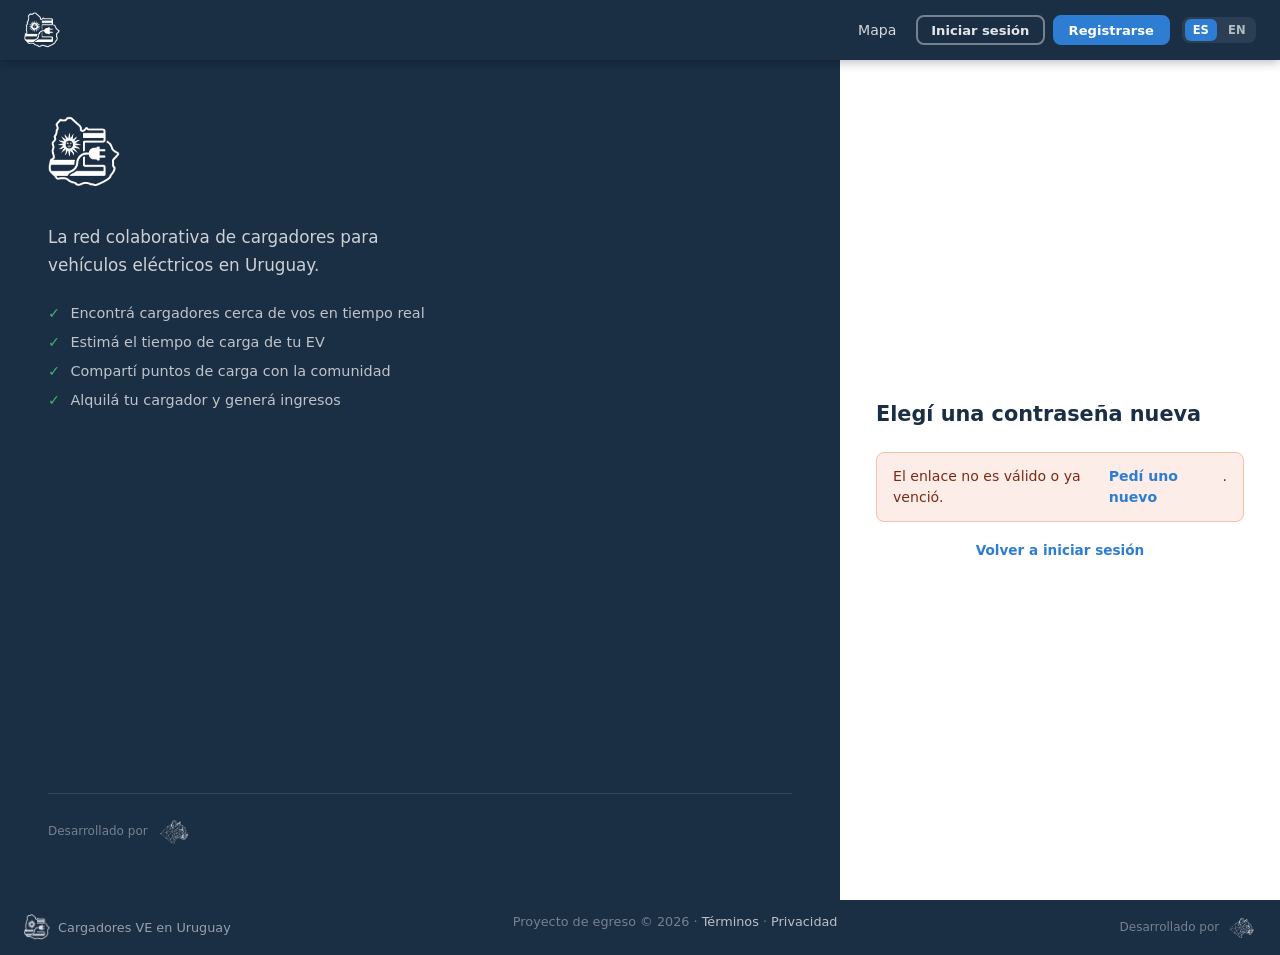
<file: restablecer.html>
<!DOCTYPE html>
<html lang="es">
<head>
  <meta charset="UTF-8">
  <meta name="viewport" content="width=device-width, initial-scale=1.0">
  <link rel="icon"             type="image/x-icon"  href="img/favicon.ico">
  <link rel="icon"             type="image/png"     href="img/favicon-32.png" sizes="32x32">
  <link rel="apple-touch-icon"                      href="img/apple-touch-icon.png">
  <meta name="theme-color"     content="#1A2E44">
  <title>Nueva contraseña — E-Find</title>
  <link rel="stylesheet" href="css/style.css?v=4">
  <meta name="description" content="Elegí una contraseña nueva para tu cuenta de E-Find.">
  <meta name="robots" content="noindex">
  <meta property="og:title"       content="Nueva contraseña — E-Find">
  <meta property="og:description" content="Elegí una contraseña nueva para tu cuenta de E-Find.">
  <meta property="og:image"       content="https://efindapp.com/img/efind-dark.png">
  <meta property="og:type"        content="website">
  <meta name="twitter:card"       content="summary_large_image">
</head>
<body>
<nav class="navbar" id="navbar"></nav>

<main class="main-content page-enter">
<div class="auth-wrap">

  <!-- Branding -->
  <div class="auth-brand anim-fade-up anim-d1">
    <a href="index.html" style="display:inline-block;margin-bottom:.5rem">
      <img src="img/efind-nav.png" alt="E-Find" class="brand-logo">
    </a>
    <p class="auth-tagline" data-i18n="auth_tagline">La red colaborativa de cargadores para vehículos eléctricos en Uruguay.</p>
    <ul class="auth-features">
      <li data-i18n="auth_feat1">Encontrá cargadores cerca de vos en tiempo real</li>
      <li data-i18n="auth_feat2">Estimá el tiempo de carga de tu EV</li>
      <li data-i18n="auth_feat3">Compartí puntos de carga con la comunidad</li>
      <li data-i18n="auth_feat4">Alquilá tu cargador y generá ingresos</li>
    </ul>
    <div style="margin-top:auto;padding-top:1.5rem;border-top:1px solid rgba(255,255,255,.12);display:flex;align-items:center;gap:.6rem">
      <span style="font-size:.75rem;color:rgba(255,255,255,.4)" data-i18n="footer_dev">Desarrollado por</span>
      <img src="img/arandu-dark.png" alt="Arandú" style="height:26px;opacity:.7">
    </div>
  </div>

  <!-- Panel -->
  <div class="auth-panel anim-fade-up anim-d2">

    <h1 class="admin-title" style="margin-bottom:.4rem">Elegí una contraseña nueva</h1>

    <div id="alert-box" role="status" aria-live="polite" style="display:none"></div>

    <!-- Se muestra mientras se valida el token del enlace -->
    <div id="verificando" style="display:flex;align-items:center;gap:.6rem;color:var(--soft);font-size:.85rem;padding:1rem 0">
      <span class="spinner"></span>Verificando el enlace…
    </div>

    <form id="res-form" style="display:none;flex-direction:column;gap:.9rem" novalidate>
      <div class="form-group">
        <label class="form-label" for="pwd">Contraseña nueva</label>
        <div class="input-pwd">
          <input type="password" id="pwd" class="form-input" placeholder="••••••••"
                 autocomplete="new-password" required>
          <button type="button" class="pwd-toggle" onclick="togglePwd('pwd',this)">Ver</button>
        </div>
        <span class="form-hint">Mínimo 8 caracteres.</span>
        <span class="form-error" id="err-pwd">La contraseña debe tener al menos 8 caracteres.</span>
      </div>

      <div class="form-group">
        <label class="form-label" for="pwd2">Repetir contraseña</label>
        <div class="input-pwd">
          <input type="password" id="pwd2" class="form-input" placeholder="••••••••"
                 autocomplete="new-password" required>
          <button type="button" class="pwd-toggle" onclick="togglePwd('pwd2',this)">Ver</button>
        </div>
        <span class="form-error" id="err-pwd2">Las contraseñas no coinciden.</span>
      </div>

      <button type="submit" class="btn btn--primary btn--full" id="btn-guardar">
        Guardar contraseña
      </button>
    </form>

    <p style="font-size:.85rem;color:var(--soft);text-align:center">
      <a href="login.html" style="font-weight:700">Volver a iniciar sesión</a>
    </p>
  </div>
</div>
</main>

<footer class="site-footer" id="footer"></footer>

<script src="js/icons.js"></script>
<script src="js/i18n.js?v=6"></script>
<script src="js/auth.js?v=6"></script>
<script>
const TOKEN = new URLSearchParams(location.search).get('token') || '';

function togglePwd(id, btn) {
  const i = document.getElementById(id);
  i.type = i.type === 'password' ? 'text' : 'password';
  btn.textContent = i.type === 'password' ? I18N.t('pwd_ver') : I18N.t('pwd_ocultar');
}

/* Se valida el token antes de mostrar el formulario, para no hacer que el
   usuario elija una contraseña y recién ahí enterarse de que el enlace venció. */
(async () => {
  const json = await apiFetch(`/api/restablecer.php?token=${encodeURIComponent(TOKEN)}`)
                     .catch(() => ({ ok: false }));
  document.getElementById('verificando').style.display = 'none';

  if (json.ok && json.data.valido) {
    document.getElementById('res-form').style.display = 'flex';
  } else {
    showAlert('alert-box',
      'El enlace no es válido o ya venció. <a href="recuperar.html" style="font-weight:700">Pedí uno nuevo</a>.',
      'error', 0, true);
  }
  I18N.apply(false);
})();

document.getElementById('res-form').addEventListener('submit', async e => {
  e.preventDefault();
  const pwd  = document.getElementById('pwd').value;
  const pwd2 = document.getElementById('pwd2').value;
  const corta      = pwd.length < 8;
  const noCoincide = pwd !== pwd2;

  document.getElementById('err-pwd').classList.toggle('show', corta);
  document.getElementById('err-pwd2').classList.toggle('show', noCoincide);
  if (corta || noCoincide) return;

  const btn = document.getElementById('btn-guardar');
  btn.disabled = true;
  btn.innerHTML = '<span class="spinner"></span> Guardando…';

  const json = await apiFetch('/api/restablecer.php', 'POST', { token: TOKEN, password: pwd })
                     .catch(() => ({ ok: false, error: 'Error de conexión con el servidor.' }));

  if (json.ok) {
    document.getElementById('res-form').style.display = 'none';
    showAlert('alert-box', '✓ Listo, tu contraseña quedó cambiada. Ya podés iniciar sesión.', 'success');
    setTimeout(() => location.href = 'login.html', 2500);
  } else {
    btn.disabled = false;
    btn.textContent = I18N.autoT('Guardar contraseña');
    showAlert('alert-box', '✗ ' + (json.error || 'No se pudo cambiar la contraseña.'), 'error');
  }
  I18N.apply(false);
});
</script>
</body>
</html>
</file>
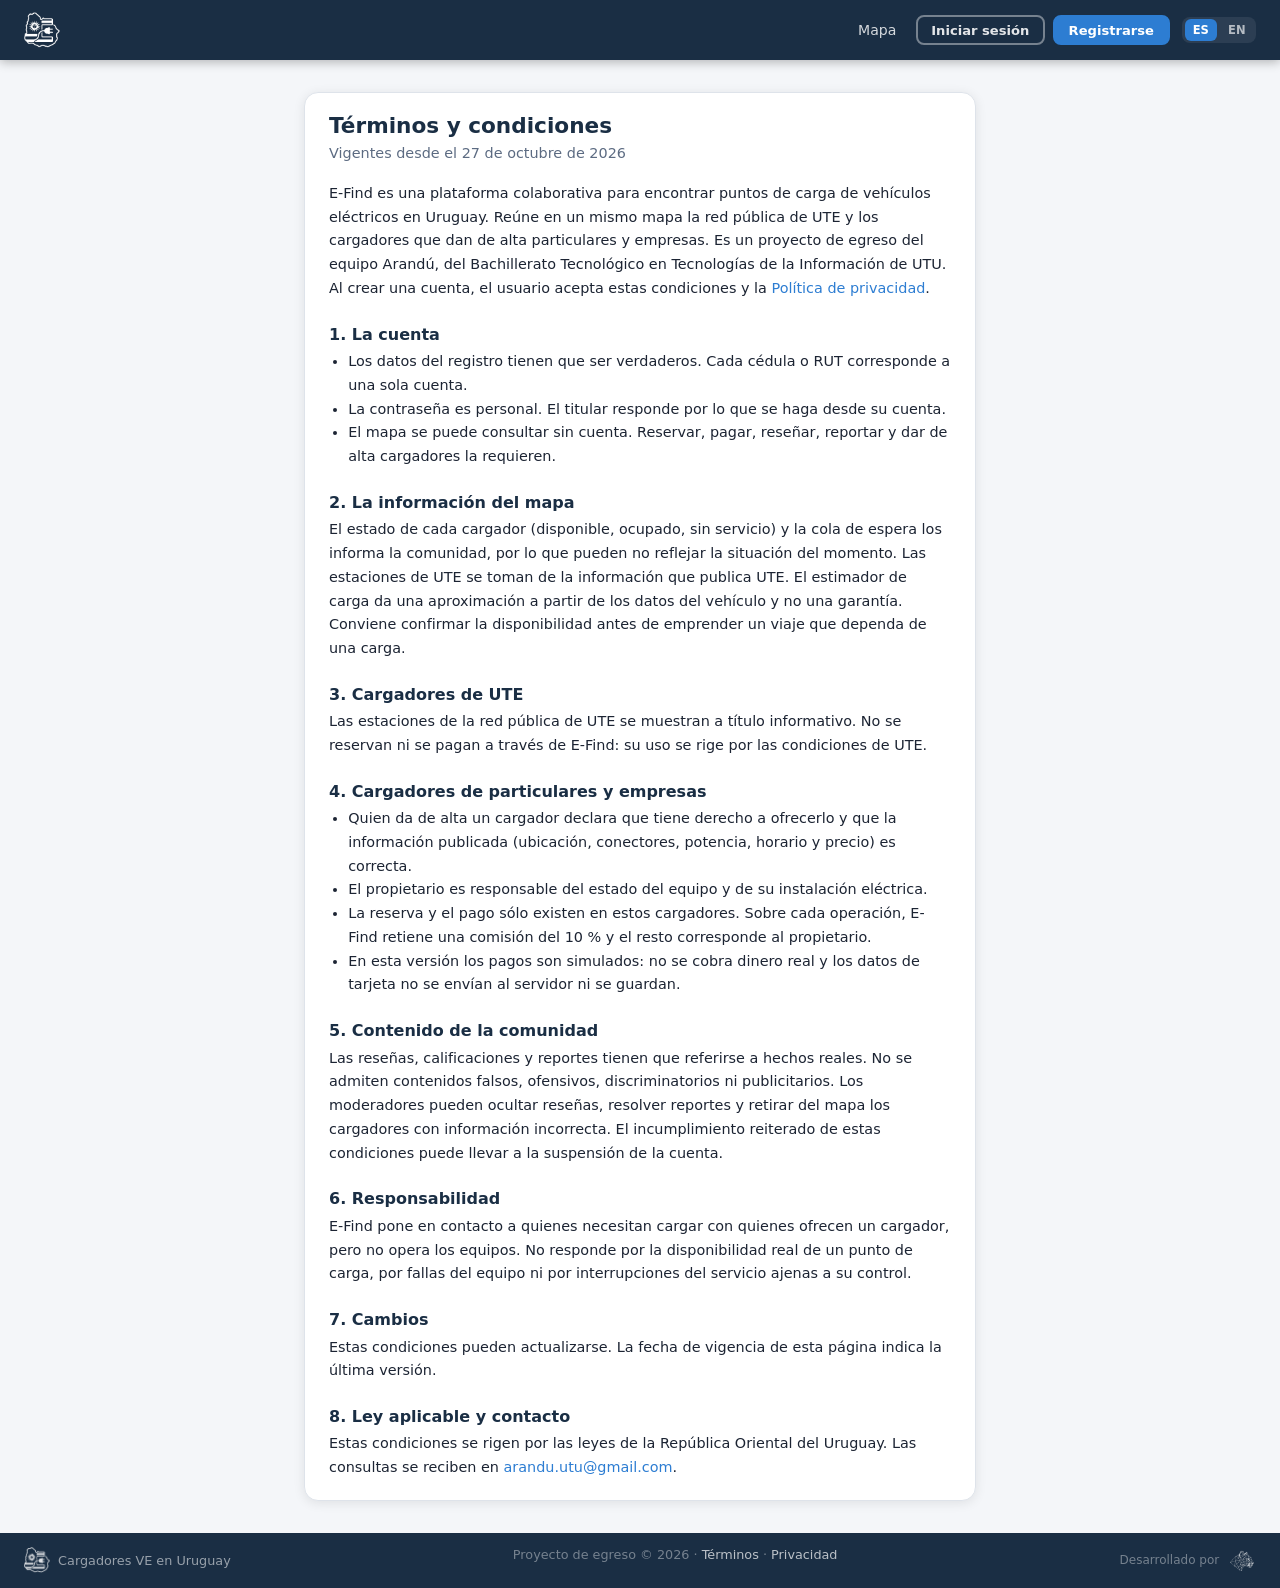
<file: terminos.html>
<!DOCTYPE html>
<html lang="es">
<head>
  <meta charset="UTF-8">
  <meta name="viewport" content="width=device-width, initial-scale=1.0">
  <link rel="icon"             type="image/x-icon"  href="img/favicon.ico">
  <link rel="icon"             type="image/png"     href="img/favicon-32.png" sizes="32x32">
  <link rel="apple-touch-icon"                      href="img/apple-touch-icon.png">
  <meta name="theme-color"     content="#1A2E44">
  <title>Términos y condiciones — E-Find</title>
  <link rel="stylesheet" href="css/style.css?v=4">
  <meta name="description" content="Condiciones de uso de E-Find, la plataforma colaborativa de cargadores para vehículos eléctricos en Uruguay.">
</head>
<body>
<nav class="navbar" id="navbar"></nav>

<main class="main-content page-enter">
<div class="container-sm">
<article class="card legal">
  <h1>Términos y condiciones</h1>
  <p class="legal-fecha">Vigentes desde el 27 de octubre de 2026</p>

  <p>E-Find es una plataforma colaborativa para encontrar puntos de carga de vehículos eléctricos en Uruguay. Reúne en un mismo mapa la red pública de UTE y los cargadores que dan de alta particulares y empresas. Es un proyecto de egreso del equipo Arandú, del Bachillerato Tecnológico en Tecnologías de la Información de UTU. Al crear una cuenta, el usuario acepta estas condiciones y la <a href="privacidad.html">Política de privacidad</a>.</p>

  <h2>1. La cuenta</h2>
  <ul>
    <li>Los datos del registro tienen que ser verdaderos. Cada cédula o RUT corresponde a una sola cuenta.</li>
    <li>La contraseña es personal. El titular responde por lo que se haga desde su cuenta.</li>
    <li>El mapa se puede consultar sin cuenta. Reservar, pagar, reseñar, reportar y dar de alta cargadores la requieren.</li>
  </ul>

  <h2>2. La información del mapa</h2>
  <p>El estado de cada cargador (disponible, ocupado, sin servicio) y la cola de espera los informa la comunidad, por lo que pueden no reflejar la situación del momento. Las estaciones de UTE se toman de la información que publica UTE. El estimador de carga da una aproximación a partir de los datos del vehículo y no una garantía. Conviene confirmar la disponibilidad antes de emprender un viaje que dependa de una carga.</p>

  <h2>3. Cargadores de UTE</h2>
  <p>Las estaciones de la red pública de UTE se muestran a título informativo. No se reservan ni se pagan a través de E-Find: su uso se rige por las condiciones de UTE.</p>

  <h2>4. Cargadores de particulares y empresas</h2>
  <ul>
    <li>Quien da de alta un cargador declara que tiene derecho a ofrecerlo y que la información publicada (ubicación, conectores, potencia, horario y precio) es correcta.</li>
    <li>El propietario es responsable del estado del equipo y de su instalación eléctrica.</li>
    <li>La reserva y el pago sólo existen en estos cargadores. Sobre cada operación, E-Find retiene una comisión del 10 % y el resto corresponde al propietario.</li>
    <li>En esta versión los pagos son simulados: no se cobra dinero real y los datos de tarjeta no se envían al servidor ni se guardan.</li>
  </ul>

  <h2>5. Contenido de la comunidad</h2>
  <p>Las reseñas, calificaciones y reportes tienen que referirse a hechos reales. No se admiten contenidos falsos, ofensivos, discriminatorios ni publicitarios. Los moderadores pueden ocultar reseñas, resolver reportes y retirar del mapa los cargadores con información incorrecta. El incumplimiento reiterado de estas condiciones puede llevar a la suspensión de la cuenta.</p>

  <h2>6. Responsabilidad</h2>
  <p>E-Find pone en contacto a quienes necesitan cargar con quienes ofrecen un cargador, pero no opera los equipos. No responde por la disponibilidad real de un punto de carga, por fallas del equipo ni por interrupciones del servicio ajenas a su control.</p>

  <h2>7. Cambios</h2>
  <p>Estas condiciones pueden actualizarse. La fecha de vigencia de esta página indica la última versión.</p>

  <h2>8. Ley aplicable y contacto</h2>
  <p>Estas condiciones se rigen por las leyes de la República Oriental del Uruguay. Las consultas se reciben en <a href="mailto:arandu.utu@gmail.com">arandu.utu@gmail.com</a>.</p>
</article>
</div>
</main>

<footer class="site-footer" id="footer"></footer>

<script src="js/icons.js"></script>
<script src="js/i18n.js?v=6"></script>
<script src="js/auth.js?v=6"></script>
</body>
</html>
</file>
<file: css/style.css>
/* ============================================================
   E-Find — Hoja de estilos global
   Paleta: #1A2E44 nav · #2D7DD2 accent · #3BB273 green · #E76F51 warn
   ============================================================ */

/* ── Variables ─────────────────────────────────────────────── */
:root { --nav: #1A2E44; --accent: #2D7DD2; --accent-dk: #1F5FA6; --green: #3BB273; --green-dk: #2A8F59; --warn: #E76F51; --warn-dk: #C4532A; --gray: #9E9E9E; --bg: #F4F6F9; --surface: #FFFFFF; --border: #DEE3EA; --text: #1C2433; --soft: #5C6B82; --radius: 8px; --radius-lg: 14px; --shadow: 0 2px 12px rgba(0,0,0,.09); --shadow-lg: 0 8px 32px rgba(0,0,0,.14); --t: .17s ease; }

/* ── Reset ─────────────────────────────────────────────────── */
*, *::before, *::after { box-sizing: border-box; margin: 0; padding: 0; }
html { font-size: 16px; scroll-behavior: smooth; }
body { font-family: 'Segoe UI', system-ui, -apple-system, sans-serif; background: var(--bg); color: var(--text); min-height: 100vh; display: flex; flex-direction: column; }
a { color: var(--accent); text-decoration: none; }
a:hover { text-decoration: underline; }
img { max-width: 100%; display: block; }
button { cursor: pointer; font-family: inherit; }

/* ── Navbar ────────────────────────────────────────────────── */
.navbar { background: var(--nav); height: 60px; position: sticky; top: 0; z-index: 900; box-shadow: 0 2px 10px rgba(0,0,0,.28); }
.navbar__inner { max-width: 1280px; margin: 0 auto; height: 100%; padding: 0 1.5rem; display: flex; align-items: center; justify-content: space-between; gap: 1rem; }
/* Links */
.navbar__links { display: flex; align-items: center; gap: .5rem; }
.nav-link { color: rgba(255,255,255,.82); font-size: .88rem; font-weight: 500; padding: .35rem .7rem; border-radius: var(--radius); transition: background var(--t); }
.nav-link:hover, .nav-link.active { background: rgba(255,255,255,.13); color: #fff; text-decoration: none; }

/* Selector de idioma */
.lang-toggle { display: flex; gap: .2rem; margin-left: .3rem; padding: .15rem; background: rgba(255,255,255,.08); border-radius: var(--radius); }
.lang-btn { border: none; background: transparent; color: rgba(255,255,255,.65); font-size: .72rem; font-weight: 700; padding: .25rem .5rem; border-radius: calc(var(--radius) - 2px); cursor: pointer; transition: background var(--t), color var(--t); }
.lang-btn:hover { color: #fff; }
.lang-btn.active { background: var(--accent); color: #fff; }

/* Zona de usuario */
.navbar__user { position: relative; }
.user-chip { display: flex; align-items: center; gap: .5rem; background: rgba(255,255,255,.1); border: 1px solid rgba(255,255,255,.2); border-radius: 99px; padding: .3rem .75rem .3rem .4rem; cursor: pointer; color: #fff; font-size: .85rem; font-weight: 600; transition: background var(--t); }
.user-chip:hover { background: rgba(255,255,255,.18); }
.avatar { width: 26px; height: 26px; border-radius: 50%; background: var(--accent); display: flex; align-items: center; justify-content: center; font-size: .75rem; font-weight: 800; color: #fff; }
.dropdown { display: none; position: absolute; right: 0; top: calc(100% + 4px); background: var(--surface); border: 1px solid var(--border); border-radius: var(--radius); box-shadow: var(--shadow-lg); min-width: 170px; overflow: hidden; z-index: 1000; }
.navbar__user.open .dropdown { display: block; }
.dropdown a, .dropdown button { display: flex; align-items: center; gap: .5rem; padding: .65rem 1rem; color: var(--text); font-size: .88rem; width: 100%; background: none; border: none; text-align: left; }
.dropdown a:hover, .dropdown button:hover { background: var(--bg); text-decoration: none; }
.dropdown .sep { border-top: 1px solid var(--border); margin: .25rem 0; }

/* Puente invisible bajo el chip para que el mouse llegue al dropdown sin perder el hover */
.navbar__user::after { content: ''; position: absolute; right: 0; top: 100%; width: 100%; height: 8px; }

/* ── Botones ────────────────────────────────────────────────── */
.btn { display: inline-flex; align-items: center; justify-content: center; gap: .4rem; padding: .55rem 1.2rem; border-radius: var(--radius); font-size: .9rem; font-weight: 600; border: 2px solid transparent; transition: background var(--t), border-color var(--t), filter var(--t); text-decoration: none; white-space: nowrap; }
.btn:hover { text-decoration: none; }
.btn--primary { background: var(--accent); color: #fff; border-color: var(--accent); }
.btn--primary:hover { background: var(--accent-dk); border-color: var(--accent-dk); color: #fff; }
.btn--green { background: var(--green); color: #fff; border-color: var(--green); }
.btn--green:hover { background: var(--green-dk); color: #fff; }
.btn--warn { background: var(--warn); color: #fff; border-color: var(--warn); }
.btn--warn:hover { background: var(--warn-dk); color: #fff; }
.btn--outline { background: transparent; color: var(--accent); border-color: var(--accent); }
.btn--outline:hover { background: rgba(45,125,210,.07); }
.btn--outline-nav { background: transparent; color: rgba(255,255,255,.88); border-color: rgba(255,255,255,.4); }
.btn--outline-nav:hover { background: rgba(255,255,255,.1); color: #fff; }
.btn--ghost { background: none; border-color: transparent; color: var(--soft); padding: .4rem .7rem; }
.btn--ghost:hover { background: var(--bg); color: var(--text); }
.btn--sm { padding: .35rem .85rem; font-size: .82rem; }
.btn--lg { padding: .75rem 1.6rem; font-size: 1rem; }
.btn--full { width: 100%; }
.btn:disabled { opacity: .5; cursor: not-allowed; }

/* ── Formularios ────────────────────────────────────────────── */
.form-group { display: flex; flex-direction: column; gap: .35rem; }
.form-label { font-size: .85rem; font-weight: 600; color: var(--text); }
.form-input, .form-select, .form-textarea { padding: .55rem .75rem; border: 1.5px solid var(--border); border-radius: var(--radius); font-size: .92rem; color: var(--text); background: var(--surface); transition: border-color var(--t), box-shadow var(--t); width: 100%; font-family: inherit; }
.form-input:focus, .form-select:focus, .form-textarea:focus { outline: none; border-color: var(--accent); box-shadow: 0 0 0 3px rgba(45,125,210,.14); }
.form-input.error { border-color: var(--warn); }
.form-hint { font-size: .78rem; color: var(--soft); }
.form-error { font-size: .78rem; color: var(--warn); font-weight: 600; display: none; }
.form-error.show { display: block; }
.form-textarea { resize: vertical; min-height: 80px; }

/* Password toggle */
.input-pwd { position: relative; }
.input-pwd .form-input { padding-right: 3.5rem; }
.pwd-toggle { position: absolute; right: .6rem; top: 50%; transform: translateY(-50%); background: none; border: none; font-size: .78rem; font-weight: 700; color: var(--accent); padding: .2rem .3rem; }

/* ── Badges ─────────────────────────────────────────────────── */
.badge { display: inline-flex; align-items: center; gap: 4px; padding: .2rem .6rem; border-radius: 99px; font-size: .75rem; font-weight: 700; white-space: nowrap; }
.badge-green { background: #E3F5EC; color: #1E7A45; }
.badge-orange { background: #FDEDE8; color: #B5401D; }
.badge-gray { background: #EBEBEB; color: #5C5C5C; }
.badge-blue { background: #EBF4FF; color: #1A5FA6; }
.badge-red { background: #FEECEC; color: #9B1C1C; }
.badge-ute { background: #E8EEF9; color: #1B4F9C; }
.badge::before { content: ''; display: inline-block; width: 6px; height: 6px; border-radius: 50%; background: currentColor; }

/* ── Alertas ─────────────────────────────────────────────────── */
.alert { padding: .8rem 1rem; border-radius: var(--radius); font-size: .88rem; line-height: 1.5; display: flex; gap: .6rem; align-items: flex-start; }
.alert-error { background: #FDEDE8; color: #7E2A12; border: 1px solid #F6BFB0; }
.alert-success { background: #E3F5EC; color: #164D2C; border: 1px solid #A6DFC0; }
.alert-info { background: #EBF4FF; color: #15417A; border: 1px solid #B0D0F6; }
.alert-warn { background: #FEF8E8; color: #7A5200; border: 1px solid #F6E0A0; }

/* ── Cards ───────────────────────────────────────────────────── */
.card { background: var(--surface); border: 1px solid var(--border); border-radius: var(--radius-lg); padding: 1.25rem 1.5rem; box-shadow: var(--shadow); }
.card__title { font-size: 1rem; font-weight: 700; color: var(--nav); margin-bottom: .9rem; display: flex; align-items: center; gap: .5rem; }

/* ── Tabs ────────────────────────────────────────────────────── */
.tabs { display: flex; flex-wrap: wrap; border-bottom: 2px solid var(--border); gap: .1rem; }
.tab-btn { padding: .6rem 1.1rem; font-size: .88rem; font-weight: 600; color: var(--soft); background: none; border: none; border-bottom: 2px solid transparent; margin-bottom: -2px; transition: color var(--t); }
.tab-btn:hover { color: var(--text); }
.tab-btn.active { color: var(--accent); border-bottom-color: var(--accent); }
.tab-panel { display: none; padding-top: 1.1rem; }
.tab-panel.active { display: block; }

/* ── Tabla ───────────────────────────────────────────────────── */
.table-wrap { overflow-x: auto; border-radius: var(--radius); border: 1px solid var(--border); }
table.data-table { width: 100%; border-collapse: collapse; font-size: .88rem; }
.data-table th { text-align: left; padding: .6rem .9rem; background: var(--bg); font-size: .78rem; font-weight: 700; color: var(--soft); text-transform: uppercase; letter-spacing: .04em; border-bottom: 2px solid var(--border); white-space: nowrap; }
.data-table td { padding: .65rem .9rem; border-bottom: 1px solid var(--border); vertical-align: middle; }
.data-table tr:last-child td { border-bottom: none; }
.data-table tbody tr:hover td { background: #FAFBFD; }

/* ── Modal ───────────────────────────────────────────────────── */
.modal-overlay { position: fixed; inset: 0; background: rgba(10,18,30,.55); z-index: 1000; display: flex; align-items: flex-end; justify-content: center; }
.modal-overlay.center { align-items: center; }
.modal { background: var(--surface); border-radius: var(--radius-lg) var(--radius-lg) 0 0; padding: 1.5rem; width: 100%; max-width: 540px; max-height: 90vh; overflow-y: auto; position: relative; animation: slideUp .22s ease; }
.modal-overlay.center .modal { border-radius: var(--radius-lg); max-width: 480px; animation: fadeIn .18s ease; }
@keyframes slideUp { from { transform: translateY(40px); opacity: 0; } to { transform: translateY(0); opacity: 1; } }
.modal__close { position: absolute; top: 1rem; right: 1rem; background: none; border: none; font-size: 1.4rem; color: var(--soft); line-height: 1; }
.modal__close:hover { color: var(--text); }
.modal__title { font-size: 1.1rem; font-weight: 800; color: var(--nav); margin-bottom: 1rem; }

/* ── Estrellas ───────────────────────────────────────────────── */
.stars { display: flex; gap: 3px; }
.star { font-size: 1.2rem; color: #D1D5DB; cursor: pointer; transition: color var(--t); }
.star.on, .star:hover, .star.hover { color: #F59E0B; }

/* ── Stepper ─────────────────────────────────────────────────── */
.stepper { display: flex; align-items: flex-start; gap: 0; margin-bottom: 2rem; }
.step { flex: 1; display: flex; flex-direction: column; align-items: center; position: relative; }
.step:not(:last-child)::after { content: ''; position: absolute; top: 16px; left: 50%; width: 100%; height: 2px; background: var(--border); z-index: 0; }
.step.done:not(:last-child)::after { background: var(--accent); }
.step-circle { width: 32px; height: 32px; border-radius: 50%; display: flex; align-items: center; justify-content: center; font-size: .85rem; font-weight: 800; background: var(--bg); border: 2px solid var(--border); color: var(--soft); z-index: 1; position: relative; transition: background var(--t), border-color var(--t); }
.step.active .step-circle { background: var(--accent); border-color: var(--accent); color: #fff; }
.step.done .step-circle { background: var(--green); border-color: var(--green); color: #fff; }
.step-label { font-size: .75rem; font-weight: 600; color: var(--soft); margin-top: .4rem; text-align: center; }
.step.active .step-label { color: var(--accent); }
.step.done .step-label { color: var(--green); }

/* ── KPI Cards ───────────────────────────────────────────────── */
.kpi-grid { display: grid; grid-template-columns: repeat(auto-fill, minmax(180px,1fr)); gap: 1rem; }
.kpi-card { background: var(--surface); border: 1px solid var(--border); border-radius: var(--radius-lg); padding: 1.1rem 1.3rem; }
.kpi-label { font-size: .75rem; font-weight: 700; color: var(--soft); text-transform: uppercase; letter-spacing: .05em; }
.kpi-value { font-size: 2rem; font-weight: 900; color: var(--nav); line-height: 1.1; margin: .25rem 0; }
.kpi-diff { font-size: .8rem; color: var(--green); font-weight: 600; }

/* ── Sidebar admin ───────────────────────────────────────────── */
.admin-layout { display: flex; min-height: calc(100vh - 60px); }
/* top = alto de .navbar (también sticky); height fija al viewport, no al contenido */
.admin-sidebar { width: 210px; flex-shrink: 0; background: var(--nav); padding: 1.5rem 0; position: sticky; top: 60px; align-self: flex-start; height: calc(100vh - 60px); overflow-y: auto; }
.sidebar-section { font-size: .7rem; font-weight: 800; color: rgba(255,255,255,.35); text-transform: uppercase; letter-spacing: .08em; padding: 1rem 1.2rem .35rem; }
.sidebar-link { display: flex; align-items: center; gap: .6rem; padding: .6rem 1.2rem; color: rgba(255,255,255,.72); font-size: .88rem; font-weight: 500; transition: background var(--t), color var(--t); text-decoration: none; }
.sidebar-link:hover, .sidebar-link.active { background: rgba(255,255,255,.1); color: #fff; text-decoration: none; }
.sidebar-link .ico { width: 20px; display: flex; align-items: center; justify-content: center; flex-shrink: 0; opacity: .75; }
.sidebar-link:hover .ico, .sidebar-link.active .ico { opacity: 1; }
.admin-content { flex: 1; padding: 2rem; overflow-y: auto; }
.admin-title { font-size: 1.3rem; font-weight: 800; color: var(--nav); margin-bottom: 1.5rem; }

/* ── Auth layout ─────────────────────────────────────────────── */
.auth-wrap { display: flex; min-height: calc(100vh - 60px); }
.auth-brand { flex: 1; background: var(--nav); padding: 3.5rem 3rem; display: flex; flex-direction: column; justify-content: flex-start; gap: 1.5rem; }
.auth-tagline { font-size: 1.05rem; color: rgba(255,255,255,.78); max-width: 340px; line-height: 1.65; }
.auth-features { list-style: none; display: flex; flex-direction: column; gap: .55rem; }
.auth-features li { font-size: .9rem; color: rgba(255,255,255,.72); padding-left: 1.4rem; position: relative; line-height: 1.4; }
.auth-features li::before { content: '✓'; position: absolute; left: 0; color: var(--green); font-weight: 800; }
.auth-panel { width: 440px; flex-shrink: 0; background: var(--surface); padding: 2.5rem 2.25rem; display: flex; flex-direction: column; justify-content: center; gap: 1.25rem; overflow-y: auto; }

/* ── Rol selector ────────────────────────────────────────────── */
.rol-grid { display: flex; gap: .7rem; }
.rol-card { flex: 1; padding: .75rem; border: 1.5px solid var(--border); border-radius: var(--radius); text-align: center; cursor: pointer; transition: border-color var(--t), background var(--t); }
/* Oculto a la vista pero no al teclado ni al lector de pantalla: con
   display:none el control deja de ser enfocable y el tipo de cuenta se vuelve
   imposible de elegir sin mouse. */
.rol-card input { position: absolute; width: 1px; height: 1px; margin: -1px; padding: 0; border: 0; clip-path: inset(50%); overflow: hidden; white-space: nowrap; }
.rol-card:focus-within { outline: 2px solid var(--accent); outline-offset: 2px; }
.rol-card:hover { border-color: var(--accent); }
.rol-card.selected { border-color: var(--accent); background: #EBF4FF; }
.rol-card .rol-icon { font-size: 1.5rem; margin-bottom: .25rem; }
.rol-card .rol-name { font-size: .82rem; font-weight: 700; color: var(--text); }
.rol-card .rol-detail { font-size: .72rem; color: var(--soft); }

/* ── Mapa layout ─────────────────────────────────────────────── */
.map-layout { display: flex; height: calc(100vh - 60px); }
.map-sidebar { width: 300px; flex-shrink: 0; background: var(--surface); border-right: 1px solid var(--border); display: flex; flex-direction: column; overflow: hidden; }
.map-sidebar__head { padding: 1rem; border-bottom: 1px solid var(--border); }
.map-sidebar__body { flex: 1; overflow-y: auto; }
.map-container { flex: 1; }

/* Filtros */
.filter-section { padding: .75rem 1rem; border-bottom: 1px solid var(--border); }
.filter-title { font-size: .75rem; font-weight: 700; color: var(--soft); text-transform: uppercase; letter-spacing: .05em; margin-bottom: .5rem; }
.check-row { display: flex; align-items: center; gap: .5rem; font-size: .85rem; margin-bottom: .25rem; cursor: pointer; }
.check-row input[type=checkbox] { accent-color: var(--accent); width: 14px; height: 14px; }

/* Lista cargadores */
.charger-list { padding: .5rem; }
.charger-item { display: flex; justify-content: space-between; align-items: center; padding: .65rem .75rem; border: 1px solid var(--border); border-radius: var(--radius); margin-bottom: .4rem; cursor: pointer; transition: background var(--t), border-color var(--t); }
.charger-item:hover { background: var(--bg); border-color: var(--accent); }
.charger-item__info strong { font-size: .88rem; display: block; }
.charger-item__info span { font-size: .77rem; color: var(--soft); }

/* ── Estimador ───────────────────────────────────────────────── */
.estimador-result { background: var(--bg); border: 1px solid var(--border); border-radius: var(--radius); padding: .85rem 1rem; text-align: center; margin-top: .75rem; }
.estimador-time { font-size: 1.6rem; font-weight: 900; color: var(--accent); }
.estimador-label { font-size: .78rem; color: var(--soft); }

/* ── Footer ──────────────────────────────────────────────────── */
.site-footer { background: var(--nav); color: rgba(255,255,255,.55); padding: .9rem 1.5rem; font-size: .8rem; flex-shrink: 0; }
.footer-inner { max-width: 1280px; margin: 0 auto; display: flex; justify-content: space-between; flex-wrap: wrap; gap: .5rem; }
.footer-inner strong { color: rgba(255,255,255,.9); }
.footer-brand { display:flex; align-items:center; gap:.5rem; }
.footer-inner a { color: rgba(255,255,255,.7); }
.footer-inner a:hover { color: #fff; }

/* ── Páginas legales ─────────────────────────────────────────── */
.legal h1 { font-size: 1.35rem; font-weight: 900; color: var(--nav); }
.legal h2 { font-size: 1rem; font-weight: 800; color: var(--nav); margin: 1.5rem 0 .4rem; }
.legal p, .legal li { font-size: .9rem; line-height: 1.65; }
.legal p + p { margin-top: .6rem; }
.legal ul { padding-left: 1.2rem; margin-top: .4rem; }
.legal-fecha { font-size: .8rem; color: var(--soft); margin: .25rem 0 1rem; }

/* ── Container genérico ──────────────────────────────────────── */
.container { max-width: 1100px; margin: 0 auto; padding: 2rem 1.5rem; }
.container-sm { max-width: 720px; margin: 0 auto; padding: 2rem 1.5rem; }
.main-content { flex: 1; }

/* ── Divider ─────────────────────────────────────────────────── */
hr.divider { border: none; border-top: 1px solid var(--border); margin: 1.25rem 0; }

/* ── Spinner ─────────────────────────────────────────────────── */
.spinner { width: 20px; height: 20px; border: 2.5px solid var(--border); border-top-color: var(--accent); border-radius: 50%; animation: spin .7s linear infinite; display: inline-block; }
@keyframes spin { to { transform: rotate(360deg); } }

/* ── Charts / barras simples ─────────────────────────────────── */
.bar-chart { display: flex; align-items: flex-end; gap: 6px; height: 120px; }
.bar-col { flex: 1; display: flex; flex-direction: column; align-items: center; gap: 4px; }
.bar-col .bar { width: 100%; background: var(--accent); border-radius: 4px 4px 0 0; transition: height var(--t); }
.bar-col .bar-label { font-size: .7rem; color: var(--soft); }

/* ── Responsive ──────────────────────────────────────────────── */
@media (max-width: 900px) {
.auth-brand { display: none; }
.auth-panel { width: 100%; }
.auth-wrap { flex-direction: column; }
.admin-sidebar { width: 54px; }
.sidebar-link span, .sidebar-section { display: none; }
}
/* Plegado de filtros del mapa. El botón sólo existe en móvil: en escritorio
   la barra lateral se ve entera y no hace falta. */
.filtros-toggle { display: none; width: 100%; align-items: center; justify-content: space-between; gap: .5rem; margin-top: .6rem; min-height: 40px; padding: .45rem .7rem; background: var(--bg); border: 1px solid var(--border); border-radius: var(--radius); color: var(--text); font-size: .85rem; font-weight: 600; cursor: pointer; }
.filtros-toggle__flecha { display: inline-block; transition: transform var(--t); font-size: .7rem; color: var(--soft); }
.navbar__salto { display: none; }
.map-sidebar.filtros-abiertos .filtros-toggle__flecha { transform: rotate(180deg); }

@media (max-width: 700px) {
/* Navbar. El logo desaparecía porque, sin flex-shrink, se comprimía a cero, y
   la fila se desbordaba porque no podía envolver. display:contents sube los
   enlaces al flex del contenedor: así el idioma queda junto al logo y las
   acciones bajan a una segunda fila, sin tocar el HTML ni el escritorio. */
.navbar { height: auto; }
.navbar__inner { flex-wrap: wrap; height: auto; justify-content: flex-start; gap: .35rem; padding: .45rem .9rem .55rem; }
.navbar__links { display: contents; }
.nav-logo { flex-shrink: 0; order: 0; }
.lang-toggle { order: 1; margin-left: auto; }
/* Fila 1: logo e idioma. El separador ocupa el ancho completo y obliga a que
   las acciones bajen enteras a la fila 2, en vez de repartirse a los saltos. */
.navbar__salto { display: block; order: 2; flex: 0 0 100%; height: 0; }
.navbar__links > .nav-link, .navbar__links > .btn, .navbar__user { order: 3; }
/* Tamaño cómodo para el pulgar en los controles que se tocan de verdad. */
.nav-link { display: inline-flex; align-items: center; min-height: 40px; padding: .4rem .6rem; font-size: .88rem; }
.navbar__links > .btn--sm { min-height: 40px; padding: .4rem .85rem; font-size: .85rem; }
.lang-btn { min-height: 40px; min-width: 42px; font-size: .78rem; }
.user-chip { min-height: 40px; }
/* Leaflet trae .leaflet-touch .leaflet-bar a con dos clases: hay que igualar esa
   especificidad para poder agrandar el zoom en pantallas táctiles. */
.leaflet-touch .leaflet-control-zoom a, .leaflet-control-zoom a { width: 40px; height: 40px; line-height: 38px; font-size: 1.3rem; }
/* El mapa es lo que se viene a ver: los filtros se pliegan en lugar de
   reservar 280 px fijos antes de mostrar nada. */
.map-layout { flex-direction: column; height: auto; }
.map-sidebar { width: 100%; height: auto; border-right: none; border-bottom: 1px solid var(--border); }
.map-sidebar__body { display: none; }
.map-sidebar.filtros-abiertos .map-sidebar__body { display: block; max-height: 45vh; overflow-y: auto; }
.filtros-toggle { display: flex; }
.map-container { flex: none; height: 65vh; min-height: 320px; }
/* Login y registro dejaban un hueco muerto bajo el formulario, heredado de la
   altura de la composición de dos columnas del escritorio. */
.auth-wrap { min-height: 0; }
.auth-panel { width: 100%; padding: 1.5rem 1.15rem; justify-content: flex-start; }
.kpi-grid { grid-template-columns: 1fr 1fr; }
.container { padding: 1.25rem 1rem; }
}
@media (max-width: 480px) {
.kpi-grid { grid-template-columns: 1fr; }
}

/* ── Logo integration — transparent PNGs ─────────────────────── */
.nav-logo { display: flex; align-items: center; gap: 0; text-decoration: none; padding: .25rem 0; }
.nav-logo img { height: 36px; width: auto; display: block; /* Subtle brightness boost so the white logo pops on the dark nav */ filter: brightness(1.08); transition: opacity .2s ease; }
.nav-logo:hover img { opacity: .85; }

/* Auth brand logo (dark column, larger) */
.auth-brand img.brand-logo { height: 72px; width: auto; margin-bottom: .25rem; filter: brightness(1.05); }

/* Footer logos */
.footer-brand img { height: 26px; width: auto; opacity: .85; filter: brightness(1.1); }

/* Arandú logo — wider aspect ratio, needs proportional sizing */
.footer-brand img[alt="Arandú"] { height: 22px; opacity: .7; }

/* Auth brand Arandú */
.auth-brand .footer-brand img[alt="Arandú"] { height: 20px; opacity: .65; }

/* ── Sistema de calificaciones de usuarios ───────────────────── */
.user-soles { display: inline-flex; align-items: center; gap: 1px; vertical-align: middle; }
.user-rating-count { font-size: .8rem; font-weight: 600; color: var(--text); margin-left: .25rem; vertical-align: middle; }
.user-rating--new { font-size: .75rem; font-weight: 500; color: var(--soft); background: var(--bg); border: 1px solid var(--border); border-radius: 99px; padding: .1rem .5rem; }

/* Rating card en perfil */
.rating-summary { display: flex; align-items: center; gap: 1rem; padding: 1.25rem 1.5rem; background: var(--bg); border-radius: var(--radius); border: 1px solid var(--border); margin-bottom: 1.25rem; }
.rating-big-num { font-size: 2.5rem; font-weight: 800; color: var(--text); line-height: 1; }
.rating-big-stars { display: flex; align-items: center; gap: 2px; margin: .3rem 0; }
.rating-big-count { font-size: .8rem; color: var(--soft); }

/* Tarjeta de calificación recibida */
.cal-item { display: flex; gap: .85rem; padding: .9rem 0; border-bottom: 1px solid var(--border); }
.cal-item:last-child { border-bottom: none; }
.cal-avatar { width: 34px; height: 34px; border-radius: 50%; background: var(--accent); color: #fff; font-size: .85rem; font-weight: 700; display: flex; align-items: center; justify-content: center; flex-shrink: 0; }
.cal-body { flex: 1; }
.cal-header { display: flex; align-items: center; gap: .5rem; flex-wrap: wrap; }
.cal-name { font-size: .88rem; font-weight: 600; }
.cal-date { font-size: .75rem; color: var(--soft); margin-left: auto; }
.cal-stars { display: inline-flex; align-items: center; gap: 1px; vertical-align: middle; }
.cal-text { font-size: .85rem; color: var(--soft); margin-top: .2rem; line-height: 1.45; }
.cal-tipo { font-size: .72rem; color: var(--soft); font-style: italic; }

/* Formulario inline de calificación */
.rate-form { background: var(--bg); border: 1px solid var(--border); border-radius: var(--radius); padding: 1.25rem 1.5rem; }
.rate-form h4 { font-size: .95rem; font-weight: 700; margin-bottom: .75rem; }
.star-picker { display: flex; gap: .35rem; margin-bottom: .75rem; cursor: pointer; align-items: center; }
.star-picker .sp-star { color: #C8D3DF; transition: color .15s ease, transform .15s ease; line-height: 1; }
.star-picker .sp-star:hover { transform: scale(1.18); }

/* ── Animaciones de entrada ──────────────────────────────────── */

/* Keyframes base */
@keyframes fadeUp { from { opacity:0; transform:translateY(14px); } to { opacity:1; transform:translateY(0); } }
@keyframes fadeIn { from { opacity:0; } to { opacity:1; } }

/* Clase base — elemento invisible hasta que la animación arranca */
.anim-fade-up { animation: fadeUp .38s ease both; }
.anim-fade-in { animation: fadeIn .30s ease both; }

/* Delays escalonados para listas/grids */
.anim-d1 { animation-delay: .06s; }
.anim-d2 { animation-delay: .12s; }

/* Wrapper de página — fade global al cargar */
.page-enter { animation: fadeIn .22s ease both; }

/* Reducir movimiento para accesibilidad */
@media (prefers-reduced-motion: reduce) {
.anim-fade-up, .anim-fade-in, .page-enter { animation: none; }
}

/* ── Empty State ─────────────────────────────────────────────── */
.empty-state { display: flex; flex-direction: column; align-items: center; justify-content: center; padding: 3rem 1.5rem; text-align: center; gap: .75rem; }
.empty-state__icon { color: var(--border); margin-bottom: .25rem; }
.empty-state__title { font-size: .97rem; font-weight: 700; color: var(--text); }
.empty-state__body { font-size: .84rem; color: var(--soft); max-width: 280px; line-height: 1.55; }

/* ── Accesibilidad ─────────────────────────────────────────── */
:focus-visible { outline: 2px solid var(--accent); outline-offset: 2px; }
.navbar :focus-visible, .site-footer :focus-visible { outline-color: #fff; }
.skip-link { position: absolute; left: .5rem; top: -4rem; z-index: 2000; background: var(--nav); color: #fff; padding: .6rem 1rem; border-radius: var(--radius); font-weight: 600; }
.skip-link:focus { top: .5rem; text-decoration: none; }
.charger-item:focus-visible { outline-offset: -2px; }
</file>
